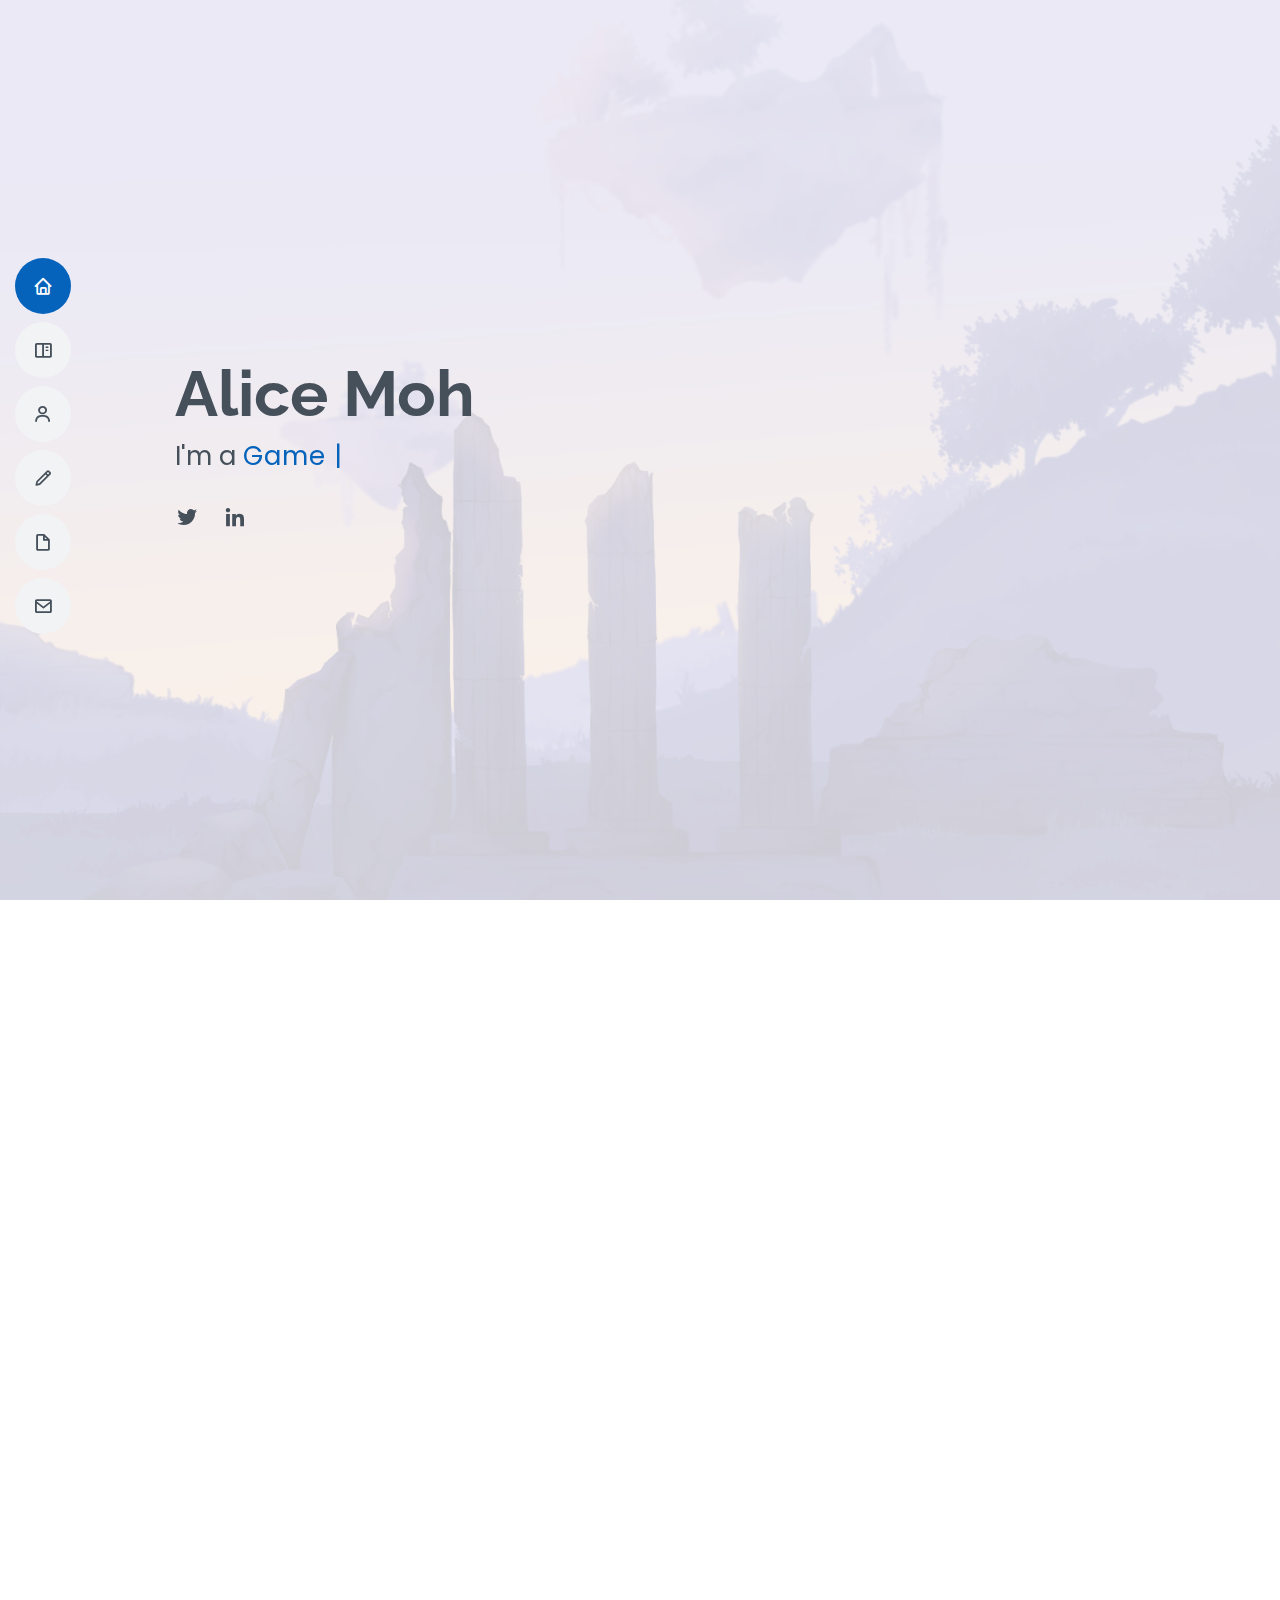
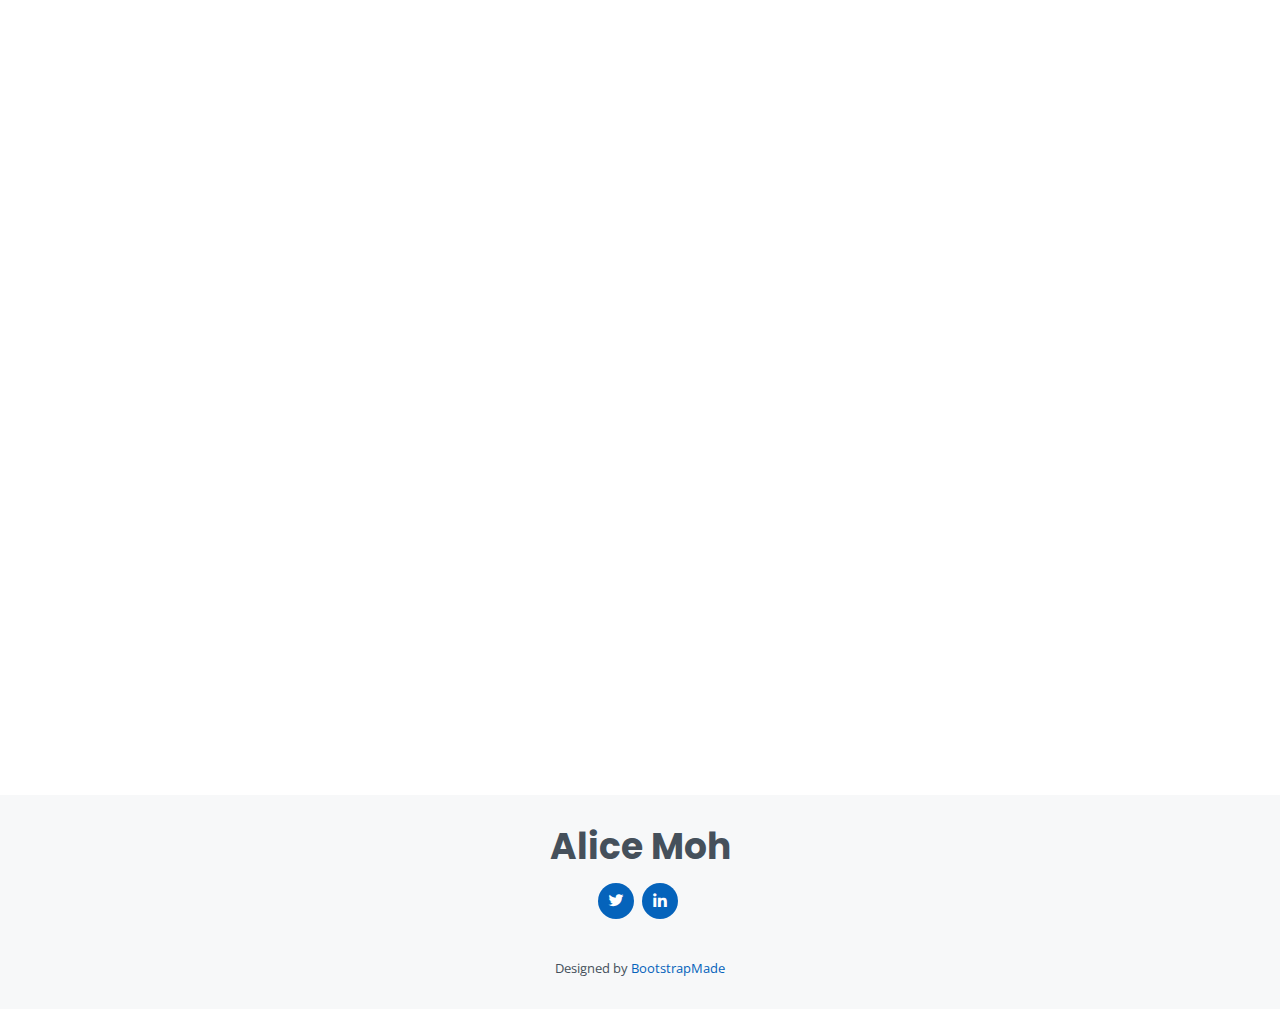
<file: index.html>
<!DOCTYPE html>
<html lang="en">

<head>
	<meta charset="utf-8">
	<meta content="width=device-width, initial-scale=1.0" name="viewport">

	<title>Alice Moh</title>
	<meta content="" name="descriptison">
	<meta content="" name="keywords">

	<!-- Favicons -->
	<link href="assets/img/favicon.png" rel="icon">
	<link href="assets/img/favicon.png" rel="apple-touch-icon">

	<!-- Google Fonts -->
	<link
		href="https://fonts.googleapis.com/css?family=Open+Sans:300,300i,400,400i,600,600i,700,700i|Raleway:300,300i,400,400i,500,500i,600,600i,700,700i|Poppins:300,300i,400,400i,500,500i,600,600i,700,700i"
		rel="stylesheet">

	<!-- Vendor CSS Files -->
	<link href="assets/vendor/bootstrap/css/bootstrap.min.css" rel="stylesheet">
	<link href="assets/vendor/icofont/icofont.min.css" rel="stylesheet">
	<link href="assets/vendor/boxicons/css/boxicons.min.css" rel="stylesheet">
	<link href="assets/vendor/venobox/venobox.css" rel="stylesheet">
	<link href="assets/vendor/owl.carousel/assets/owl.carousel.min.css" rel="stylesheet">
	<link href="assets/vendor/aos/aos.css" rel="stylesheet">

	<!-- Template Main CSS File -->
	<link href="assets/css/style.css" rel="stylesheet">

	<!-- =======================================================
	* Template Name: MyResume - v2.1.0
	* Template URL: https://bootstrapmade.com/free-html-bootstrap-template-my-resume/
	* Author: BootstrapMade.com
	* License: https://bootstrapmade.com/license/
	======================================================== -->
</head>

<body>

	<!-- ======= Mobile nav toggle button ======= -->
	<button type="button" class="mobile-nav-toggle d-xl-none"><i class="icofont-navigation-menu"></i></button>

	<!-- ======= Header ======= -->
	<header id="header" class="d-flex flex-column justify-content-center">

		<nav class="nav-menu">
			<ul>
				<li class="active"><a href="#hero"><i class="bx bx-home"></i> <span>Home</span></a></li>
				<li><a href="#portfolio"><i class="bx bx-book-content"></i> <span>Portfolio</span></a></li>
				<li><a href="#about"><i class="bx bx-user"></i> <span>About</span></a></li>
				<li><a href="#skills"><i class="bx bx-pencil"></i> <span>Skills</span></a></li>
				<li><a href="#resume"><i class="bx bx-file-blank"></i> <span>Resume</span></a></li>
				<li><a href="#contact"><i class="bx bx-envelope"></i> <span>Contact</span></a></li>
			</ul>
		</nav><!-- .nav-menu -->

	</header><!-- End Header -->

	<!-- ======= Hero Section ======= -->
	<section id="hero" class="d-flex flex-column justify-content-center">
		<div class="container" data-aos="zoom-in" data-aos-delay="100">
			<h1>Alice Moh</h1>
			<p>I'm a <span class="typed" data-typed-items="Game Dev, Programmer, Squid Enthusiast"></span></p>
			<div class="social-links">
				<a href="https://twitter.com/cinnasquid" class="twitter"><i class="bx bxl-twitter"></i></a>
				<a href="https://www.linkedin.com/in/alice-moh-1b4799163/" class="linkedin"><i
						class="bx bxl-linkedin"></i></a>
			</div>
		</div>
	</section><!-- End Hero -->

	<main id="main">

		<!-- ======= Portfolio Section ======= -->
		<section id="portfolio" class="portfolio section-bg">
			<div class="container" data-aos="fade-up">

				<div class="section-title">
					<h2>Portfolio</h2>
					<p>Some of the projects I've worked on over the years</p>
				</div>

				<div class="row">
					<div class="col-lg-12 d-flex justify-content-center" data-aos="fade-up" data-aos-delay="100">
						<ul id="portfolio-flters">
							<li data-filter="*" class="filter-active">All</li>
							<li data-filter=".filter-unity">Unity</li>
							<li data-filter=".filter-unreal">UE4</li>
							<li data-filter=".filter-other">Other</li>
						</ul>
					</div>
				</div>

				<div class="row portfolio-container" data-aos="fade-up" data-aos-delay="200">

					<div class="col-lg-4 col-md-6 portfolio-item filter-unity">
						<div class="portfolio-wrap">
							<img src="assets/img/portfolio/peridotCover.jpg" class="img-fluid" alt="">
							<div class="portfolio-info">
								<h4>Peridot</h4>
								<p>2021 - Present</p>
								<div class="portfolio-links">
									<a href="https://apps.apple.com/sg/app/peridot/id1613403407"><i
											class="bx bxl-apple"></i></a>
									<a
										href="https://play.google.com/store/apps/details?id=com.nianticlabs.peridot&hl=en_US&gl=MY"><i
											class="bx bxl-android"></i></a>
									<a href="peridotDetails.html"><i class="bx bx-link"></i></a>
								</div>
							</div>
						</div>
					</div>

					<div class="col-lg-4 col-md-6 portfolio-item filter-unity">
						<div class="portfolio-wrap">
							<img src="assets/img/portfolio/PTHCover.png" class="img-fluid" alt="">
							<div class="portfolio-info">
								<h4>Path to Harmony</h4>
								<p>Fall 2018</p>
								<div class="portfolio-links">
									<a href="https://cinnamon18.itch.io/path-to-harmony"><i class="bx bx-play"></i></a>
									<a href="pathToHarmonyDetails.html"><i class="bx bx-link"></i></a>
								</div>
							</div>
						</div>
					</div>

					<div class="col-lg-4 col-md-6 portfolio-item filter-unity">
						<div class="portfolio-wrap">
							<img src="assets/img/portfolio/melodyStarCover.png" class="img-fluid" alt="">
							<div class="portfolio-info">
								<h4>Melody Star!</h4>
								<p>Fall 2019</p>
								<div class="portfolio-links">
									<a href="http://vgdev.gtorg.gatech.edu/game/melody-star/"><i
											class="bx bx-play"></i></a>
									<a href="melodyStarDetails.html"><i class="bx bx-link"></i></a>
								</div>
							</div>
						</div>
					</div>

					<div class="col-lg-4 col-md-6 portfolio-item filter-unity">
						<div class="portfolio-wrap">
							<img src="assets/img/portfolio/tobiCover.png" class="img-fluid" alt="">
							<div class="portfolio-info">
								<h4>Trouble on Beryl Isle</h4>
								<p>Spring 2018</p>
								<div class="portfolio-links">
									<a href="http://vgdev.gtorg.gatech.edu/game/trouble-on-beryl-isle/"><i
											class="bx bx-play"></i></a>
									<a href="tobiDetails.html"><i class="bx bx-link"></i></a>
								</div>
							</div>
						</div>
					</div>

					<div class="col-lg-4 col-md-6 portfolio-item filter-unreal">
						<div class="portfolio-wrap">
							<img src="assets/img/portfolio/miSoMadnessCover.png" class="img-fluid" alt="">
							<div class="portfolio-info">
								<h4>Mi So Madness</h4>
								<p>Fall 2020</p>
								<div class="portfolio-links">
									<a href="http://vgdev.gtorg.gatech.edu/game/mi-so-madness/"><i
											class="bx bx-play"></i></a>
									<a href="miSoMadnessDetails.html"><i class="bx bx-link"></i></a>
								</div>
							</div>
						</div>
					</div>

					<div class="col-lg-4 col-md-6 portfolio-item filter-unity">
						<div class="portfolio-wrap">
							<img src="assets/img/portfolio/penguPerilCover.png" class="img-fluid" alt="">
							<div class="portfolio-info">
								<h4>Pengu Peril</h4>
								<p>April 2022</p>
								<div class="portfolio-links">
									<a href="https://cinnamon18.itch.io/pengu-peril"><i class="bx bx-play"></i></a>
									<a href="penguPerilDetails.html"><i class="bx bx-link"></i></a>
								</div>
							</div>
						</div>
					</div>

					<div class="col-lg-4 col-md-6 portfolio-item filter-unity">
						<div class="portfolio-wrap">
							<img src="assets/img/portfolio/lunaciaCover.png" class="img-fluid" alt="">
							<div class="portfolio-info">
								<h4>Lunacia</h4>
								<p>Fall 2020</p>
								<div class="portfolio-links">
									<a href="http://vgdev.gtorg.gatech.edu/game/lunacia/"><i class="bx bx-play"></i></a>
									<a href="lunaciaDetails.html"><i class="bx bx-link"></i></a>
								</div>
							</div>
						</div>
					</div>


					<div class="col-lg-4 col-md-6 portfolio-item filter-unity">
						<div class="portfolio-wrap">
							<img src="assets/img/portfolio/systemExitCover.png" class="img-fluid" alt="">
							<div class="portfolio-info">
								<h4>System.Exit</h4>
								<p>Fall 2017</p>
								<div class="portfolio-links">
									<a href="https://gamejolt.com/games/systemexit/294165"><i
											class="bx bx-play"></i></a>
									<a href="systemExitDetails.html"><i class="bx bx-link"></i></a>
								</div>
							</div>
						</div>
					</div>

					<div class="col-lg-4 col-md-6 portfolio-item filter-unity">
						<div class="portfolio-wrap">
							<img src="assets/img/portfolio/rvvrCover.png" class="img-fluid" alt="">
							<div class="portfolio-info">
								<h4>RV VR</h4>
								<p>Winter 2019</p>
								<div class="portfolio-links">
									<a href="https://sarahcatseye.itch.io/rv-vr"><i class="bx bx-play"></i></a>
									<a href="rvvrDetails.html"><i class="bx bx-link"></i></a>
								</div>
							</div>
						</div>
					</div>

					<div class="col-lg-4 col-md-6 portfolio-item filter-unity">
						<div class="portfolio-wrap">
							<img src="assets/img/portfolio/henglidingCover.png" class="img-fluid" alt="">
							<div class="portfolio-info">
								<h4>Hengliding</h4>
								<p>Spring 2019</p>
								<div class="portfolio-links">
									<a href="http://vgdev.gtorg.gatech.edu/game/hengliding/"><i
											class="bx bx-play"></i></a>
									<a href="henglidingDetails.html"><i class="bx bx-link"></i></a>
								</div>
							</div>
						</div>
					</div>

					<div class="col-lg-4 col-md-6 portfolio-item filter-unity">
						<div class="portfolio-wrap">
							<img src="assets/img/portfolio/cleanMyDeskCover.png" class="img-fluid" alt="">
							<div class="portfolio-info">
								<h4>Clean My Desk</h4>
								<p>Spring 2018</p>
								<div class="portfolio-links">
									<a href="http://vgdev.gtorg.gatech.edu/game/clean-my-desk/"><i
											class="bx bx-play"></i></a>
									<a href="cleanMyDeskDetails.html"><i class="bx bx-link"></i></a>
								</div>
							</div>
						</div>
					</div>

					<div class="col-lg-4 col-md-6 portfolio-item filter-other">
						<div class="portfolio-wrap">
							<img src="assets/img/portfolio/dreamworldCover.png" class="img-fluid" alt="">
							<div class="portfolio-info">
								<h4>Dreamworld</h4>
								<p>Spring 2017</p>
								<div class="portfolio-links">
									<a href="dreamworldDetails.html"><i class="bx bx-link"></i></a>
								</div>
							</div>
						</div>
					</div>
				</div>

			</div>
		</section><!-- End Portfolio Section -->

		<!-- ======= About Section ======= -->
		<section id="about" class="about">
			<div class="container" data-aos="fade-up">

				<div class="section-title">
					<h2>Who am I?</h2>
					<p>I'm Alice, a game and engine developer currently at <a href="https://unity.com/">Unity</a>.
						I also make indie games in my free time!
						I've been making and playing games since elementary school, although over the years I've gotten
						quite a
						bit better at both. I love that games let me combine my technical and creative skills!</p>
					</br>
				</div>

				<div class="row">
					<div class="col-lg-4">
						<img src="assets/img/aliceAvatar.png" class="img-fluid" alt="">
					</div>
					<div class="col-lg-8 pt-4 pt-lg-0 content">
						<h3>I'm a Game Developer</h3>
						<!-- <p class="font-italic">
					Lorem ipsum dolor sit amet, consectetur adipiscing elit, sed do eiusmod tempor incididunt ut
					labore et dolore
					magna aliqua.
				</p> -->
						<div class="row">
							<div class="col-lg-12">
								<ul>
									<li><i class="icofont-rounded-right"></i> <strong>Presently: </strong>Unity Technologies</li>
									<li><i class="icofont-rounded-right"></i> <strong>School: </strong>Georgia Tech - BS
										in Computer Science
									</li>
									<li><i class="icofont-rounded-right"></i> <strong>Concentrations: </strong>Graphics
										Programming and Artificial Intelligence</li>
								</ul>
							</div>
						</div>
						<p>
							My goal with every game is to make players smile, be it through a charming experience,
							compelling narrative, or ridiculous antics.
							That being said, I don't mind if my players cry along the way, as long as they leave thinking about the happy moments too 😊
						</p>
						</br>
						</br>
						</br>
						<p>
							<i class="icofont-rounded-left"></i> Alice, artist's rendition
						</p>
					</div>
				</div>

			</div>
		</section><!-- End About Section -->

		<!-- ======= Skills Section ======= -->
		<section id="skills" class="skills section-bg">
			<div class="container" data-aos="fade-up">

				<div class="section-title">
					<h2>Proficiencies</h2>
					<p>I'm a computer scientist by trade, so it's only natural I'd gravitate towards programming related
						roles in game development. However, I've been able to learn a variety of skills by
						leading projects, creating games solo, and working in smaller teams.</p>
				</div>

				<div class="row skills-content">

					<div class="col-lg-6">

						<div class="progress">
							<span class="skill">Unity <i class="val">Proficent (I Develop It)</i></span>
							<div class="progress-bar-wrap">
								<div class="progress-bar" role="progressbar" aria-valuenow="100" aria-valuemin="0"
									aria-valuemax="100"></div>
							</div>
						</div>

						<div class="progress">
							<span class="skill">C# <i class="val">Proficent</i></span>
							<div class="progress-bar-wrap">
								<div class="progress-bar" role="progressbar" aria-valuenow="100" aria-valuemin="0"
									aria-valuemax="100"></div>
							</div>
						</div>

						<div class="progress">
							<span class="skill">C++ <i class="val">Competent</i></span>
							<div class="progress-bar-wrap">
								<div class="progress-bar" role="progressbar" aria-valuenow="75" aria-valuemin="0"
									aria-valuemax="100"></div>
							</div>
						</div>

						<div class="progress">
							<span class="skill">Blender <i class="val">Competent</i></span>
							<div class="progress-bar-wrap">
								<div class="progress-bar" role="progressbar" aria-valuenow="75" aria-valuemin="0"
									aria-valuemax="100"></div>
							</div>
						</div>

					</div>

					<div class="col-lg-6">

						<div class="progress">
							<span class="skill">Python <i class="val">Proficent</i></span>
							<div class="progress-bar-wrap">
								<div class="progress-bar" role="progressbar" aria-valuenow="100" aria-valuemin="0"
									aria-valuemax="100"></div>
							</div>
						</div>


						<div class="progress">
							<span class="skill">Java <i class="val">Proficent</i></span>
							<div class="progress-bar-wrap">
								<div class="progress-bar" role="progressbar" aria-valuenow="100" aria-valuemin="0"
									aria-valuemax="100"></div>
							</div>
						</div>

						<div class="progress">
							<span class="skill">UE4 <i class="val">Familiar</i></span>
							<div class="progress-bar-wrap">
								<div class="progress-bar" role="progressbar" aria-valuenow="50" aria-valuemin="0"
									aria-valuemax="100"></div>
							</div>
						</div>


						<div class="progress">
							<span class="skill">Substance Painter <i class="val">Familiar</i></span>
							<div class="progress-bar-wrap">
								<div class="progress-bar" role="progressbar" aria-valuenow="50" aria-valuemin="0"
									aria-valuemax="100"></div>
							</div>
						</div>

					</div>

				</div>

			</div>
		</section><!-- End Skills Section -->

		<!-- ======= Resume Section ======= -->
		<section id="resume" class="resume">
			<div class="container" data-aos="fade-up">

				<div class="section-title">
					<h2>Resume</h2>
					<p>Download my full resume <a href="https://cinnamon18.github.io/MohAliceResume.pdf">here</a>
					</p>
				</div>

				<div class="row">
					<div class="col-lg-6">
						<h3 class="resume-title">Sumary</h3>
						<div class="resume-item pb-0">
							<h4>Alice Moh</h4>
							<p></p>
							<ul>
								<li>+1 (404) 908-9930</li>
								<li>alice.ava.moh@gmail.com</li>
							</ul>
						</div>

						<h3 class="resume-title">Education</h3>
						<div class="resume-item">
							<h4>Georgia Institute of Technology</h4>
							<h5>2017 - 2020</h5>
							<p><em>Atlanta, GA</em></p>
							<ul>
								<li>Bachelor of Science in Computer Science, GPA 3.5</li>
								<li>Concentrations in Graphics Programming and Artificial Intelligence</li>
							</ul>
						</div>

						<h3 class="resume-title">Leadership</h3>
						<div class="resume-item">
							<h4>VGDev (Video Game Development Club)</h4>
							<h5>2017 - 2020</h5>
							<p><em>Atlanta, GA</em></p>
							<ul>
								<li>Served as president of the game development club. Responsible for organization, recruitment, and education.</li>
								<li>Grew the club despite pandemic restrictions and initiated organizational reforms which enabled the club’s greater industry success than Georgia Tech’s official game design program.</li>
							</ul>
						</div>
					</div>
					<div class="col-lg-6">
						<h3 class="resume-title">Professional Experience</h3>
						<div class="resume-item">
							<h4>Engine Developer</h4>
							<h5>February 2024 - Present</h5>
							<p><em>Unity — San Francisco, CA </em></p>
							<ul>
								<li>Expanding the capabilities of AR Foundation, Unity’s AR toolkit, with user requested and partner contracted features like debug visualizers, real-world light estimation, and occlusion.</li>
								<li>Designing a C# AR API available to 100k+ developers which enables more realistic shaders.</li>
								<li>Coordinating with engineers across multiple hardware sub-teams to produce a consistent user experience.</li>
								<li>Implementing the Unity engine API in c++ on a major industry partner’s unannounced AR/VR headset.</li>
							</ul>
						</div>
						<div class="resume-item">
							<h4>Founder</h4>
							<h5>July 2023 - Present</h5>
							<p><em>Prismatic Squid (Game Studio) — San Francisco, CA </em></p>
							<ul>
								<li>Founded an independent game studio, creating a mobile RTS targeting an underserved market niche.</li>
								<li>Identified and directed contract artists and musician to create game assets.</li>
							</ul>
						</div>
						<div class="resume-item">
							<h4>Game Developer</h4>
							<h5>March 2021 - July 2023</h5>
							<p><em>Niantic — San Francisco, CA </em></p>
							<ul>
								<li>Shipped Peridot, a cutting-edge AR mobile pet-sim game with millions of installs in a small team. Focused on client development in Unity.</li>
								<li>Implemented retention-critical features like social systems, questing, notifications, streaks, telemetry.</li>
								<li>Collaborated with internal and external partners to efficiently integrate a variety of services.</li>
								<li>Built native features where engine capabilities did not meet user needs.</li>
								<li>Constructed internal tooling used daily by animation, audio, and tech art teams to allow rapid iteration.</li>
							</ul>
						</div>
						<div class="resume-item">
							<h4>Researcher</h4>
							<h5>May 2020 - August 2020</h5>
							<p><em>Georgia Tech Research Institute — Atlanta, GA</em></p>
							<ul>
								<li>Developed an extensible Unity and Python flight simulator to answer ML piloting research questions.</li>
								<li>Architected a custom networking protocol utilizing TCP to optimize ML training.</li>
								<li>Researched applications of technologies designed to confer new capabilities upon legacy systems without modifications to existing software or hardware.</li>
								<li>Collaborated with RF engineers to analyze antenna interference in Command and Control vehicles.</li>
							</ul>
						</div>
					</div>
				</div>

			</div>
		</section><!-- End Resume Section -->


		<!-- ======= Contact Section ======= -->
		<section id="contact" class="contact">
			<div class="container" data-aos="fade-up">

				<div class="section-title">
					<h2>Contact</h2>
				</div>

				<div class="row mt-1">
					<div class="col-lg-4"> </div>
					<div class="col-lg-4">
						<div class="info">
							<div class="email">
								<i class="icofont-envelope"></i>
								<h4>Email:</h4>
								<p>alice.ava.moh@gmail.com</p>
							</div>
							<div class="phone">
								<i class="icofont-phone"></i>
								<h4>Phone:</h4>
								<p>+1 (404) 908 9930</p>
							</div>
						</div>
					</div>
					<div class="col-lg-4"> </div>
				</div>

			</div>
		</section><!-- End Contact Section -->

	</main><!-- End #main -->

	<!-- ======= Footer ======= -->
	<footer id="footer">
		<div class="container">
			<h3>Alice Moh</h3>
			<!-- <p>Et aut eum quis fuga eos sunt ipsa nihil. Labore corporis magni eligendi fuga maxime saepe commodi
				placeat.</p> -->
			<div class="social-links">
				<a href="https://twitter.com/cinnasquid" class="twitter"><i class="bx bxl-twitter"></i></a>
				<a href="https://www.linkedin.com/in/alice-moh-1b4799163/" class="linkedin"><i
						class="bx bxl-linkedin"></i></a>
			</div>
			<div class="credits">
				<!-- All the links in the footer should remain intact. -->
				<!-- You can delete the links only if you purchased the pro version. -->
				<!-- Licensing information: [license-url] -->
				<!-- Purchase the pro version with working PHP/AJAX contact form: https://bootstrapmade.com/free-html-bootstrap-template-my-resume/ -->
				Designed by <a href="https://bootstrapmade.com/">BootstrapMade</a>
			</div>
		</div>
	</footer><!-- End Footer -->

	<a href="#" class="back-to-top"><i class="bx bx-up-arrow-alt"></i></a>
	<div id="preloader"></div>

	<!-- Vendor JS Files -->
	<script src="assets/vendor/jquery/jquery.min.js"></script>
	<script src="assets/vendor/bootstrap/js/bootstrap.bundle.min.js"></script>
	<script src="assets/vendor/jquery.easing/jquery.easing.min.js"></script>
	<script src="assets/vendor/php-email-form/validate.js"></script>
	<script src="assets/vendor/waypoints/jquery.waypoints.min.js"></script>
	<script src="assets/vendor/counterup/counterup.min.js"></script>
	<script src="assets/vendor/isotope-layout/isotope.pkgd.min.js"></script>
	<script src="assets/vendor/venobox/venobox.min.js"></script>
	<script src="assets/vendor/owl.carousel/owl.carousel.min.js"></script>
	<script src="assets/vendor/typed.js/typed.min.js"></script>
	<script src="assets/vendor/aos/aos.js"></script>

	<!-- Template Main JS File -->
	<script src="assets/js/main.js"></script>

</body>

</html>
</file>
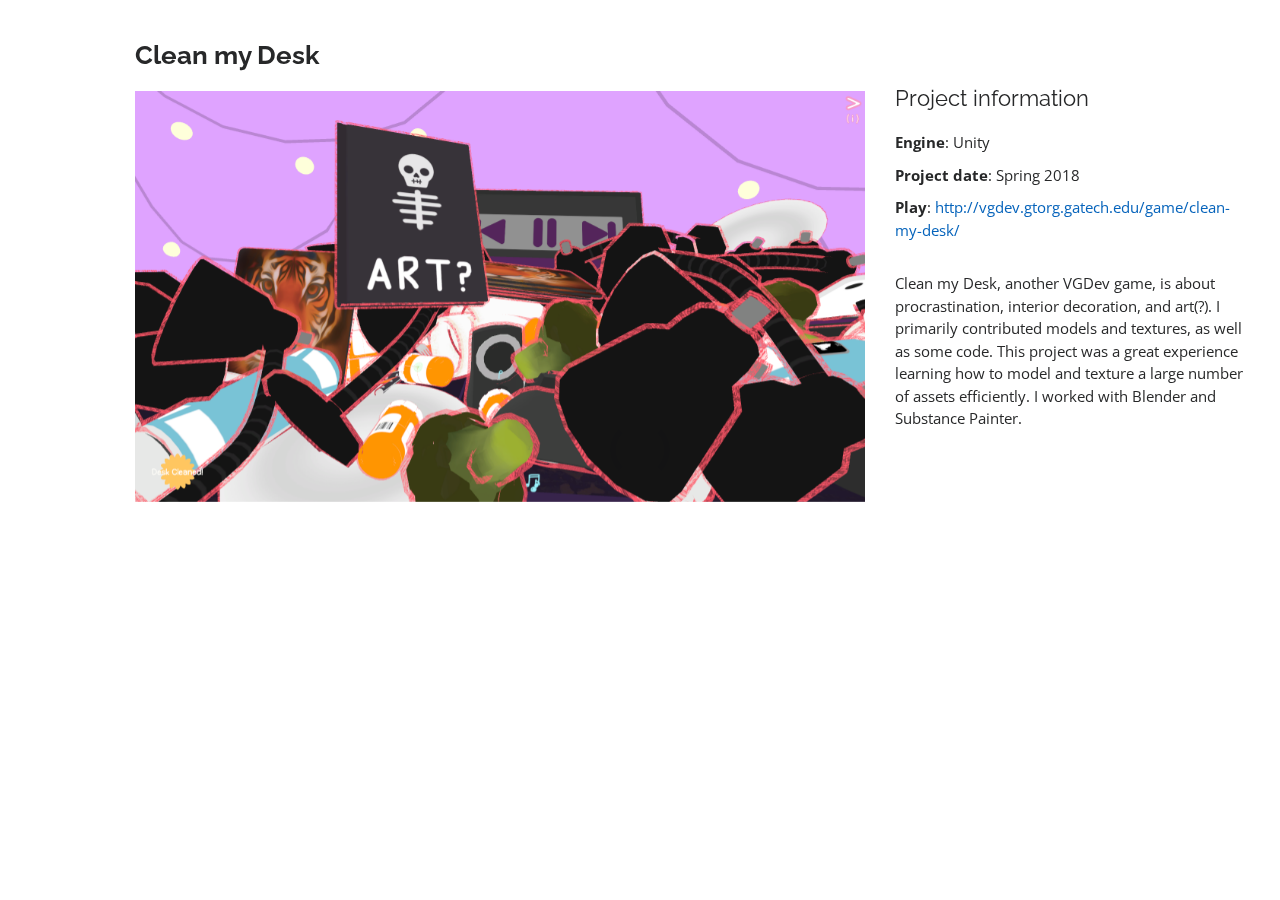
<file: cleanMyDeskDetails.html>
<!DOCTYPE html>
<html lang="en">

<head>
	<meta charset="utf-8">
	<meta content="width=device-width, initial-scale=1.0" name="viewport">

	<title>Clean my Desk</title>
	<meta content="" name="descriptison">
	<meta content="" name="keywords">

	<!-- Favicons -->
	<link href="assets/img/aliceAvatar.png" rel="icon">
	<link href="assets/img/apple-touch-icon.png" rel="apple-touch-icon">

	<!-- Google Fonts -->
	<link
		href="https://fonts.googleapis.com/css?family=Open+Sans:300,300i,400,400i,600,600i,700,700i|Raleway:300,300i,400,400i,500,500i,600,600i,700,700i|Poppins:300,300i,400,400i,500,500i,600,600i,700,700i"
		rel="stylesheet">

	<!-- Vendor CSS Files -->
	<link href="assets/vendor/bootstrap/css/bootstrap.min.css" rel="stylesheet">
	<link href="assets/vendor/icofont/icofont.min.css" rel="stylesheet">
	<link href="assets/vendor/boxicons/css/boxicons.min.css" rel="stylesheet">
	<link href="assets/vendor/venobox/venobox.css" rel="stylesheet">
	<link href="assets/vendor/owl.carousel/assets/owl.carousel.min.css" rel="stylesheet">
	<link href="assets/vendor/aos/aos.css" rel="stylesheet">

	<!-- Template Main CSS File -->
	<link href="assets/css/style.css" rel="stylesheet">

	<!-- =======================================================
  * Template Name: MyResume - v2.1.0
  * Template URL: https://bootstrapmade.com/free-html-bootstrap-template-my-resume/
  * Author: BootstrapMade.com
  * License: https://bootstrapmade.com/license/
  ======================================================== -->
</head>

<body>

	<main id="main">

		<!-- ======= Portfolio Details ======= -->
		<section id="portfolio-details" class="portfolio-details">
			<div class="container" data-aos="fade-up">

				<div class="row">

					<div class="col-lg-8">
						<h2 class="portfolio-title">Clean my Desk</h2>
						<div class="owl-carousel portfolio-details-carousel">
							<img src="assets/img/portfolio/cleanMyDeskCover.png" class="img-fluid" alt="">
						</div>
					</div>

					<div class="col-lg-4 portfolio-info">
						<h3>Project information</h3>
						<ul>
							<li><strong>Engine</strong>: Unity</li>
							<li><strong>Project date</strong>: Spring 2018</li>
							<li><strong>Play</strong>: <a
									href="http://vgdev.gtorg.gatech.edu/game/clean-my-desk/">http://vgdev.gtorg.gatech.edu/game/clean-my-desk/</a>
							</li>
						</ul>

						<p>
							Clean my Desk, another VGDev game, is about procrastination, interior decoration, and
							art(?). I primarily contributed models and textures, as well as some code. This project was
							a great experience learning how to model and texture a large number of assets efficiently. I
							worked with Blender and Substance Painter.
						</p>
					</div>

				</div>

			</div>
		</section><!-- End Portfolio Details -->

	</main><!-- End #main -->

	<a href="#" class="back-to-top"><i class="bx bx-up-arrow-alt"></i></a>
	<div id="preloader"></div>

	<!-- Vendor JS Files -->
	<script src="assets/vendor/jquery/jquery.min.js"></script>
	<script src="assets/vendor/bootstrap/js/bootstrap.bundle.min.js"></script>
	<script src="assets/vendor/jquery.easing/jquery.easing.min.js"></script>
	<script src="assets/vendor/php-email-form/validate.js"></script>
	<script src="assets/vendor/waypoints/jquery.waypoints.min.js"></script>
	<script src="assets/vendor/counterup/counterup.min.js"></script>
	<script src="assets/vendor/isotope-layout/isotope.pkgd.min.js"></script>
	<script src="assets/vendor/venobox/venobox.min.js"></script>
	<script src="assets/vendor/owl.carousel/owl.carousel.min.js"></script>
	<script src="assets/vendor/typed.js/typed.min.js"></script>
	<script src="assets/vendor/aos/aos.js"></script>

	<!-- Template Main JS File -->
	<script src="assets/js/main.js"></script>

</body>

</html>
</file>
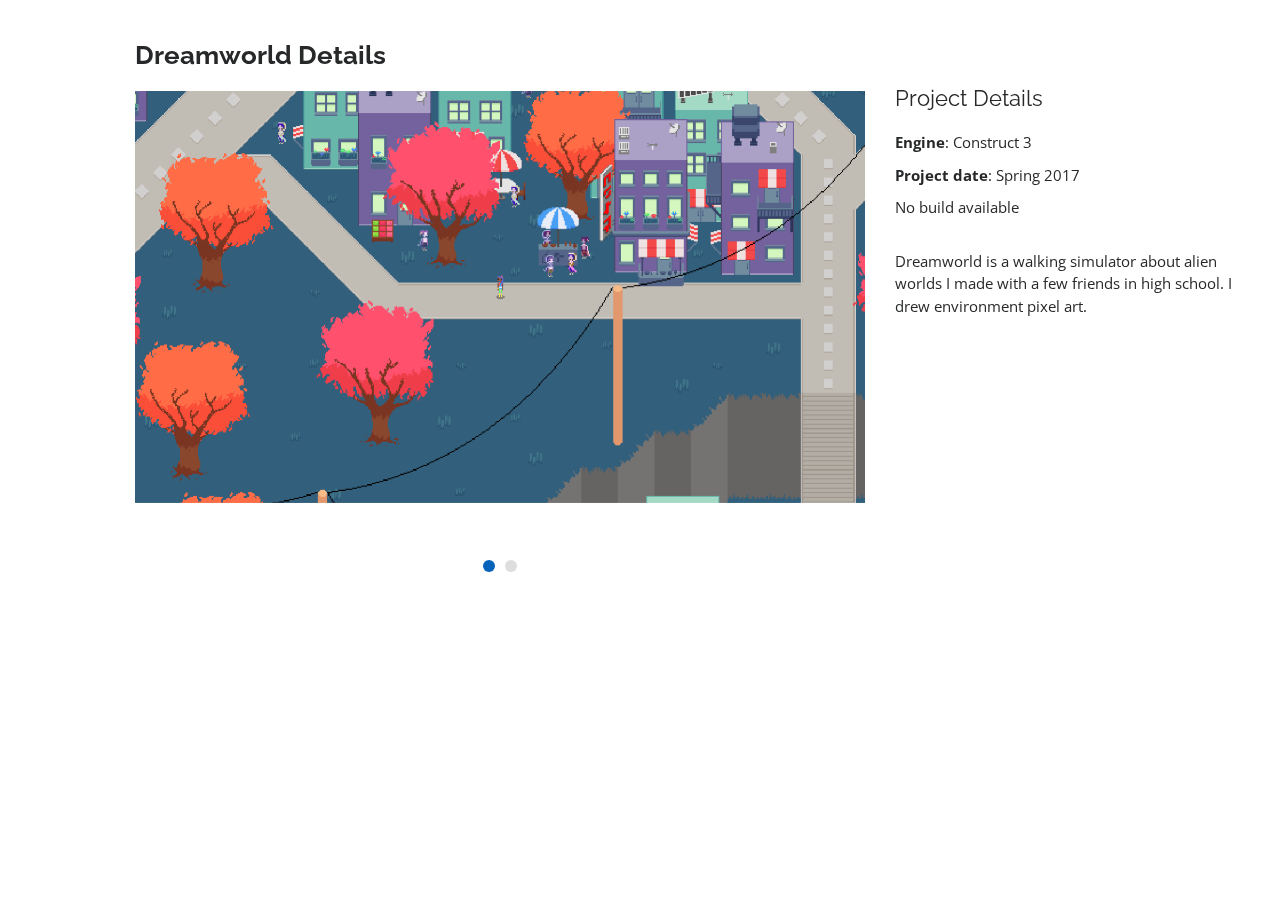
<file: dreamworldDetails.html>
<!DOCTYPE html>
<html lang="en">

<head>
	<meta charset="utf-8">
	<meta content="width=device-width, initial-scale=1.0" name="viewport">

	<title>Dreamworld Details</title>
	<meta content="" name="descriptison">
	<meta content="" name="keywords">

	<!-- Favicons -->
	<link href="assets/img/aliceAvatar.png" rel="icon">
	<link href="assets/img/apple-touch-icon.png" rel="apple-touch-icon">

	<!-- Google Fonts -->
	<link
		href="https://fonts.googleapis.com/css?family=Open+Sans:300,300i,400,400i,600,600i,700,700i|Raleway:300,300i,400,400i,500,500i,600,600i,700,700i|Poppins:300,300i,400,400i,500,500i,600,600i,700,700i"
		rel="stylesheet">

	<!-- Vendor CSS Files -->
	<link href="assets/vendor/bootstrap/css/bootstrap.min.css" rel="stylesheet">
	<link href="assets/vendor/icofont/icofont.min.css" rel="stylesheet">
	<link href="assets/vendor/boxicons/css/boxicons.min.css" rel="stylesheet">
	<link href="assets/vendor/venobox/venobox.css" rel="stylesheet">
	<link href="assets/vendor/owl.carousel/assets/owl.carousel.min.css" rel="stylesheet">
	<link href="assets/vendor/aos/aos.css" rel="stylesheet">

	<!-- Template Main CSS File -->
	<link href="assets/css/style.css" rel="stylesheet">

	<!-- =======================================================
  * Template Name: MyResume - v2.1.0
  * Template URL: https://bootstrapmade.com/free-html-bootstrap-template-my-resume/
  * Author: BootstrapMade.com
  * License: https://bootstrapmade.com/license/
  ======================================================== -->
</head>

<body>

	<main id="main">

		<!-- ======= Portfolio Details ======= -->
		<section id="portfolio-details" class="portfolio-details">
			<div class="container" data-aos="fade-up">

				<div class="row">

					<div class="col-lg-8">
						<h2 class="portfolio-title">Dreamworld Details</h2>
						<div class="owl-carousel portfolio-details-carousel">
							<img src="assets/img/portfolio/dreamworldCover.png" class="img-fluid" alt="">
							<img src="assets/img/portfolio/dreamworld1.PNG" class="img-fluid" alt="">
						</div>
					</div>

					<div class="col-lg-4 portfolio-info">
						<h3>Project Details</h3>
						<ul>
							<li><strong>Engine</strong>: Construct 3</li>
							<li><strong>Project date</strong>: Spring 2017</li>
							<li>No build available</li>
						</ul>

						<p>
							Dreamworld is a walking simulator about alien worlds I made with a few friends in high
							school. I drew environment pixel art. 
						</p>
					</div>

				</div>

			</div>
		</section><!-- End Portfolio Details -->

	</main><!-- End #main -->

	<a href="#" class="back-to-top"><i class="bx bx-up-arrow-alt"></i></a>
	<div id="preloader"></div>

	<!-- Vendor JS Files -->
	<script src="assets/vendor/jquery/jquery.min.js"></script>
	<script src="assets/vendor/bootstrap/js/bootstrap.bundle.min.js"></script>
	<script src="assets/vendor/jquery.easing/jquery.easing.min.js"></script>
	<script src="assets/vendor/php-email-form/validate.js"></script>
	<script src="assets/vendor/waypoints/jquery.waypoints.min.js"></script>
	<script src="assets/vendor/counterup/counterup.min.js"></script>
	<script src="assets/vendor/isotope-layout/isotope.pkgd.min.js"></script>
	<script src="assets/vendor/venobox/venobox.min.js"></script>
	<script src="assets/vendor/owl.carousel/owl.carousel.min.js"></script>
	<script src="assets/vendor/typed.js/typed.min.js"></script>
	<script src="assets/vendor/aos/aos.js"></script>

	<!-- Template Main JS File -->
	<script src="assets/js/main.js"></script>

</body>

</html>
</file>
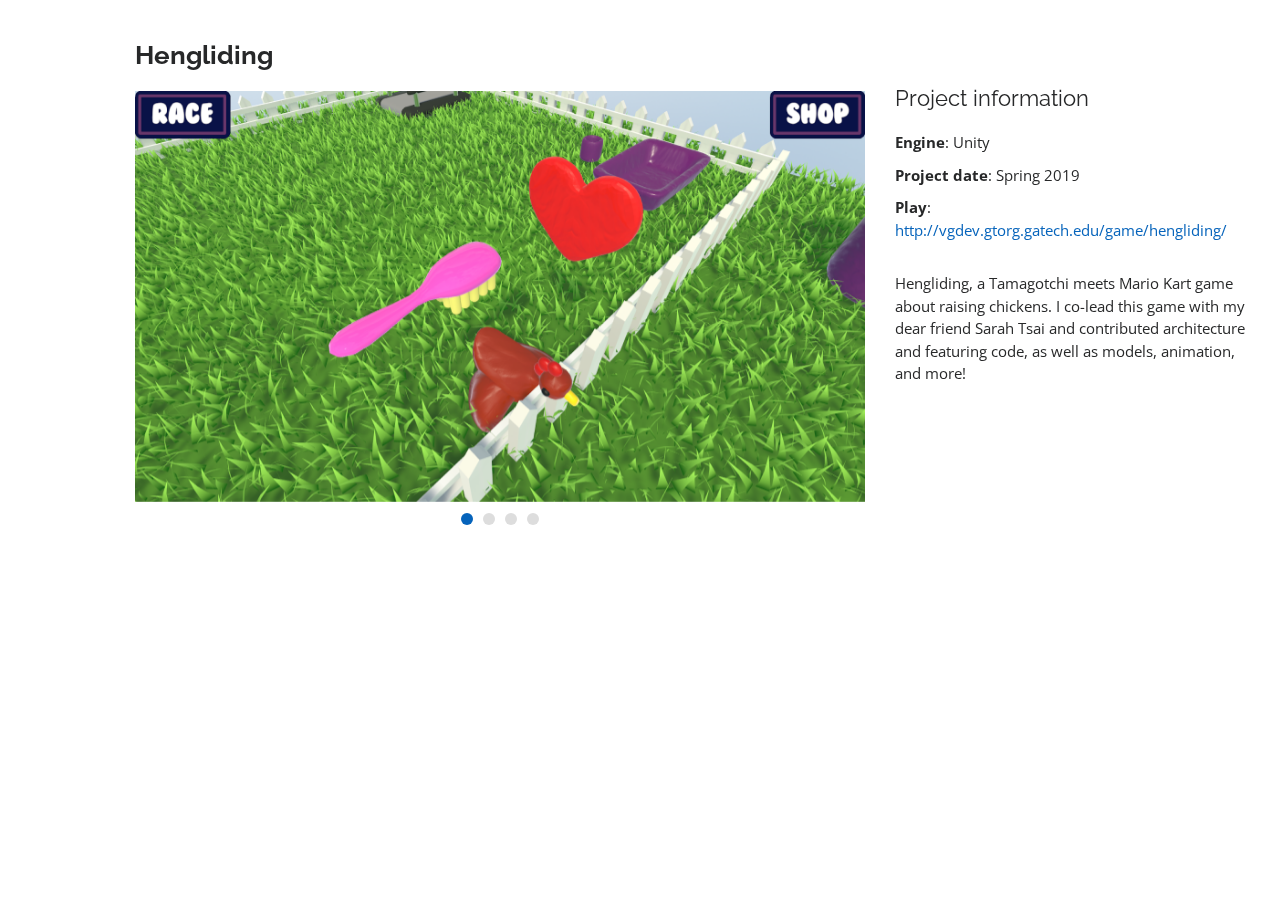
<file: henglidingDetails.html>
<!DOCTYPE html>
<html lang="en">

<head>
	<meta charset="utf-8">
	<meta content="width=device-width, initial-scale=1.0" name="viewport">

	<title>Hengliding</title>
	<meta content="" name="descriptison">
	<meta content="" name="keywords">

	<!-- Favicons -->
	<link href="assets/img/aliceAvatar.png" rel="icon">
	<link href="assets/img/apple-touch-icon.png" rel="apple-touch-icon">

	<!-- Google Fonts -->
	<link
		href="https://fonts.googleapis.com/css?family=Open+Sans:300,300i,400,400i,600,600i,700,700i|Raleway:300,300i,400,400i,500,500i,600,600i,700,700i|Poppins:300,300i,400,400i,500,500i,600,600i,700,700i"
		rel="stylesheet">

	<!-- Vendor CSS Files -->
	<link href="assets/vendor/bootstrap/css/bootstrap.min.css" rel="stylesheet">
	<link href="assets/vendor/icofont/icofont.min.css" rel="stylesheet">
	<link href="assets/vendor/boxicons/css/boxicons.min.css" rel="stylesheet">
	<link href="assets/vendor/venobox/venobox.css" rel="stylesheet">
	<link href="assets/vendor/owl.carousel/assets/owl.carousel.min.css" rel="stylesheet">
	<link href="assets/vendor/aos/aos.css" rel="stylesheet">

	<!-- Template Main CSS File -->
	<link href="assets/css/style.css" rel="stylesheet">

	<!-- =======================================================
  * Template Name: MyResume - v2.1.0
  * Template URL: https://bootstrapmade.com/free-html-bootstrap-template-my-resume/
  * Author: BootstrapMade.com
  * License: https://bootstrapmade.com/license/
  ======================================================== -->
</head>

<body>

	<main id="main">

		<!-- ======= Portfolio Details ======= -->
		<section id="portfolio-details" class="portfolio-details">
			<div class="container" data-aos="fade-up">

				<div class="row">

					<div class="col-lg-8">
						<h2 class="portfolio-title">Hengliding</h2>
						<div class="owl-carousel portfolio-details-carousel">
							<img src="assets/img/portfolio/henglidingCover.png" class="img-fluid" alt="">
							<img src="assets/img/portfolio/hengliding1.png" class="img-fluid" alt="">
							<img src="assets/img/portfolio/hengliding2.png" class="img-fluid" alt="">
							<img src="assets/img/portfolio/hengliding3.png" class="img-fluid" alt="">
						</div>
					</div>

					<div class="col-lg-4 portfolio-info">
						<h3>Project information</h3>
						<ul>
							<li><strong>Engine</strong>: Unity</li>
							<li><strong>Project date</strong>: Spring 2019</li>
							<li><strong>Play</strong>: <a
									href="http://vgdev.gtorg.gatech.edu/game/hengliding/">http://vgdev.gtorg.gatech.edu/game/hengliding/</a>
							</li>
						</ul>

						<p>
							Hengliding, a Tamagotchi meets Mario Kart game about raising chickens. I co-lead this game
							with my dear friend Sarah Tsai and contributed architecture and featuring code, as well as
							models, animation, and more!
						</p>
					</div>

				</div>

			</div>
		</section><!-- End Portfolio Details -->

	</main><!-- End #main -->

	<a href="#" class="back-to-top"><i class="bx bx-up-arrow-alt"></i></a>
	<div id="preloader"></div>

	<!-- Vendor JS Files -->
	<script src="assets/vendor/jquery/jquery.min.js"></script>
	<script src="assets/vendor/bootstrap/js/bootstrap.bundle.min.js"></script>
	<script src="assets/vendor/jquery.easing/jquery.easing.min.js"></script>
	<script src="assets/vendor/php-email-form/validate.js"></script>
	<script src="assets/vendor/waypoints/jquery.waypoints.min.js"></script>
	<script src="assets/vendor/counterup/counterup.min.js"></script>
	<script src="assets/vendor/isotope-layout/isotope.pkgd.min.js"></script>
	<script src="assets/vendor/venobox/venobox.min.js"></script>
	<script src="assets/vendor/owl.carousel/owl.carousel.min.js"></script>
	<script src="assets/vendor/typed.js/typed.min.js"></script>
	<script src="assets/vendor/aos/aos.js"></script>

	<!-- Template Main JS File -->
	<script src="assets/js/main.js"></script>

</body>

</html>
</file>
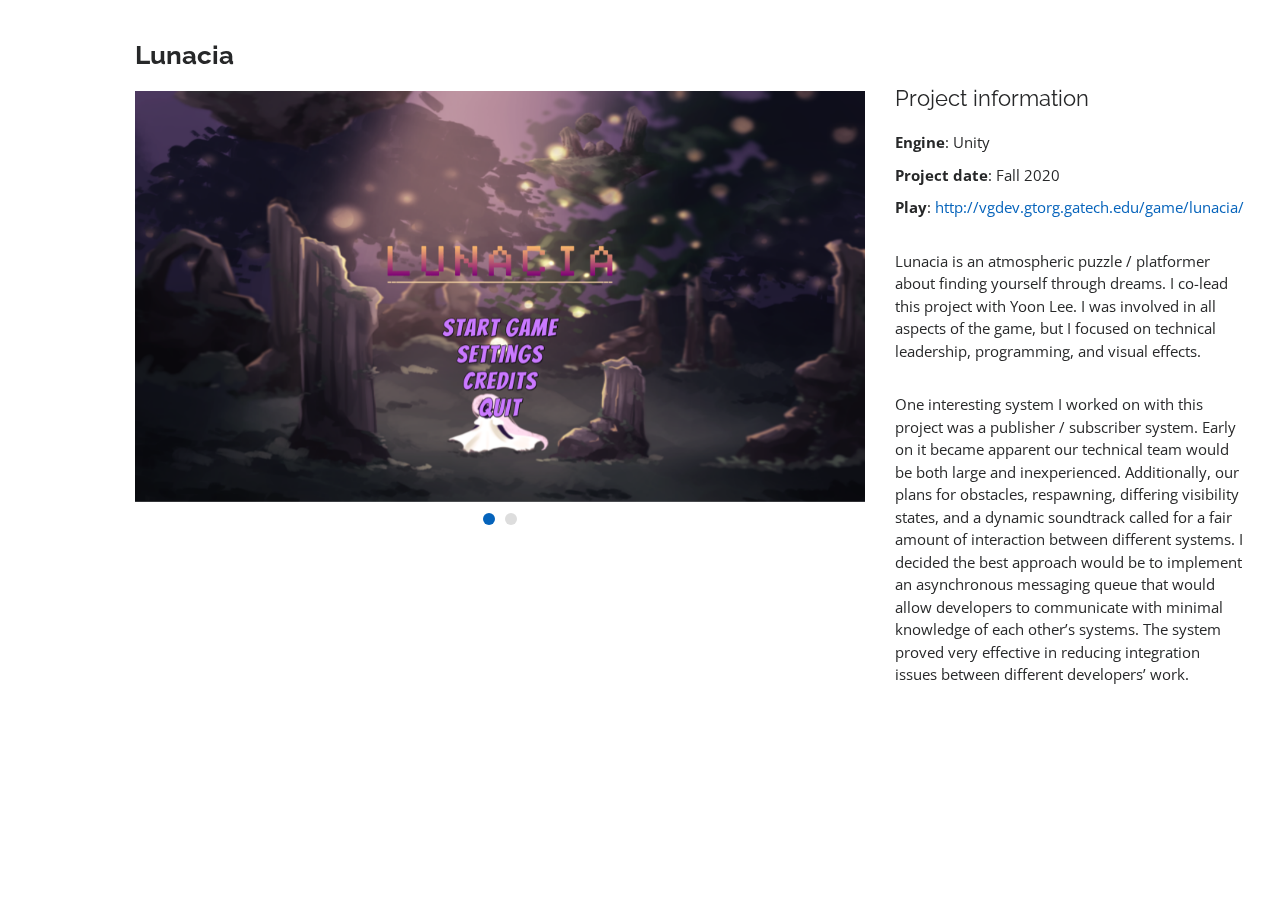
<file: lunaciaDetails.html>
<!DOCTYPE html>
<html lang="en">

<head>
	<meta charset="utf-8">
	<meta content="width=device-width, initial-scale=1.0" name="viewport">

	<title>Lunacia</title>
	<meta content="" name="descriptison">
	<meta content="" name="keywords">

	<!-- Favicons -->
	<link href="assets/img/aliceAvatar.png" rel="icon">
	<link href="assets/img/apple-touch-icon.png" rel="apple-touch-icon">

	<!-- Google Fonts -->
	<link
		href="https://fonts.googleapis.com/css?family=Open+Sans:300,300i,400,400i,600,600i,700,700i|Raleway:300,300i,400,400i,500,500i,600,600i,700,700i|Poppins:300,300i,400,400i,500,500i,600,600i,700,700i"
		rel="stylesheet">

	<!-- Vendor CSS Files -->
	<link href="assets/vendor/bootstrap/css/bootstrap.min.css" rel="stylesheet">
	<link href="assets/vendor/icofont/icofont.min.css" rel="stylesheet">
	<link href="assets/vendor/boxicons/css/boxicons.min.css" rel="stylesheet">
	<link href="assets/vendor/venobox/venobox.css" rel="stylesheet">
	<link href="assets/vendor/owl.carousel/assets/owl.carousel.min.css" rel="stylesheet">
	<link href="assets/vendor/aos/aos.css" rel="stylesheet">

	<!-- Template Main CSS File -->
	<link href="assets/css/style.css" rel="stylesheet">

	<!-- =======================================================
  * Template Name: MyResume - v2.1.0
  * Template URL: https://bootstrapmade.com/free-html-bootstrap-template-my-resume/
  * Author: BootstrapMade.com
  * License: https://bootstrapmade.com/license/
  ======================================================== -->
</head>

<body>

	<main id="main">

		<!-- ======= Portfolio Details ======= -->
		<section id="portfolio-details" class="portfolio-details">
			<div class="container" data-aos="fade-up">

				<div class="row">

					<div class="col-lg-8">
						<h2 class="portfolio-title">Lunacia</h2>
						<div class="owl-carousel portfolio-details-carousel">
							<img src="assets/img/portfolio/lunaciaCover.png" class="img-fluid" alt="">
							<img src="assets/img/portfolio/lunacia1.png" class="img-fluid" alt="">
						</div>
					</div>

					<div class="col-lg-4 portfolio-info">
						<h3>Project information</h3>
						<ul>
							<li><strong>Engine</strong>: Unity</li>
							<li><strong>Project date</strong>: Fall 2020</li>
							<li><strong>Play</strong>: <a
									href="http://vgdev.gtorg.gatech.edu/game/lunacia/">http://vgdev.gtorg.gatech.edu/game/lunacia/</a>
							</li>
						</ul>

						<p>
							Lunacia is an atmospheric puzzle / platformer about finding yourself through dreams. I
							co-lead this project with Yoon Lee. I was involved in all aspects of the game, but I focused
							on technical leadership, programming, and visual effects.
						</p>
						<p>
							One interesting system I worked on with this project was a publisher / subscriber system.
							Early on it became apparent our technical team would be both large and inexperienced.
							Additionally, our plans for obstacles, respawning, differing visibility states, and a
							dynamic soundtrack called for a fair amount of interaction between different systems. I
							decided the best approach would be to implement an asynchronous messaging queue that would
							allow developers to communicate with minimal knowledge of each other’s systems. The system
							proved very effective in reducing integration issues between different developers’ work.

						</p>
					</div>
				</div>

			</div>
		</section><!-- End Portfolio Details -->

	</main><!-- End #main -->

	<a href="#" class="back-to-top"><i class="bx bx-up-arrow-alt"></i></a>
	<div id="preloader"></div>

	<!-- Vendor JS Files -->
	<script src="assets/vendor/jquery/jquery.min.js"></script>
	<script src="assets/vendor/bootstrap/js/bootstrap.bundle.min.js"></script>
	<script src="assets/vendor/jquery.easing/jquery.easing.min.js"></script>
	<script src="assets/vendor/php-email-form/validate.js"></script>
	<script src="assets/vendor/waypoints/jquery.waypoints.min.js"></script>
	<script src="assets/vendor/counterup/counterup.min.js"></script>
	<script src="assets/vendor/isotope-layout/isotope.pkgd.min.js"></script>
	<script src="assets/vendor/venobox/venobox.min.js"></script>
	<script src="assets/vendor/owl.carousel/owl.carousel.min.js"></script>
	<script src="assets/vendor/typed.js/typed.min.js"></script>
	<script src="assets/vendor/aos/aos.js"></script>

	<!-- Template Main JS File -->
	<script src="assets/js/main.js"></script>

</body>

</html>
</file>
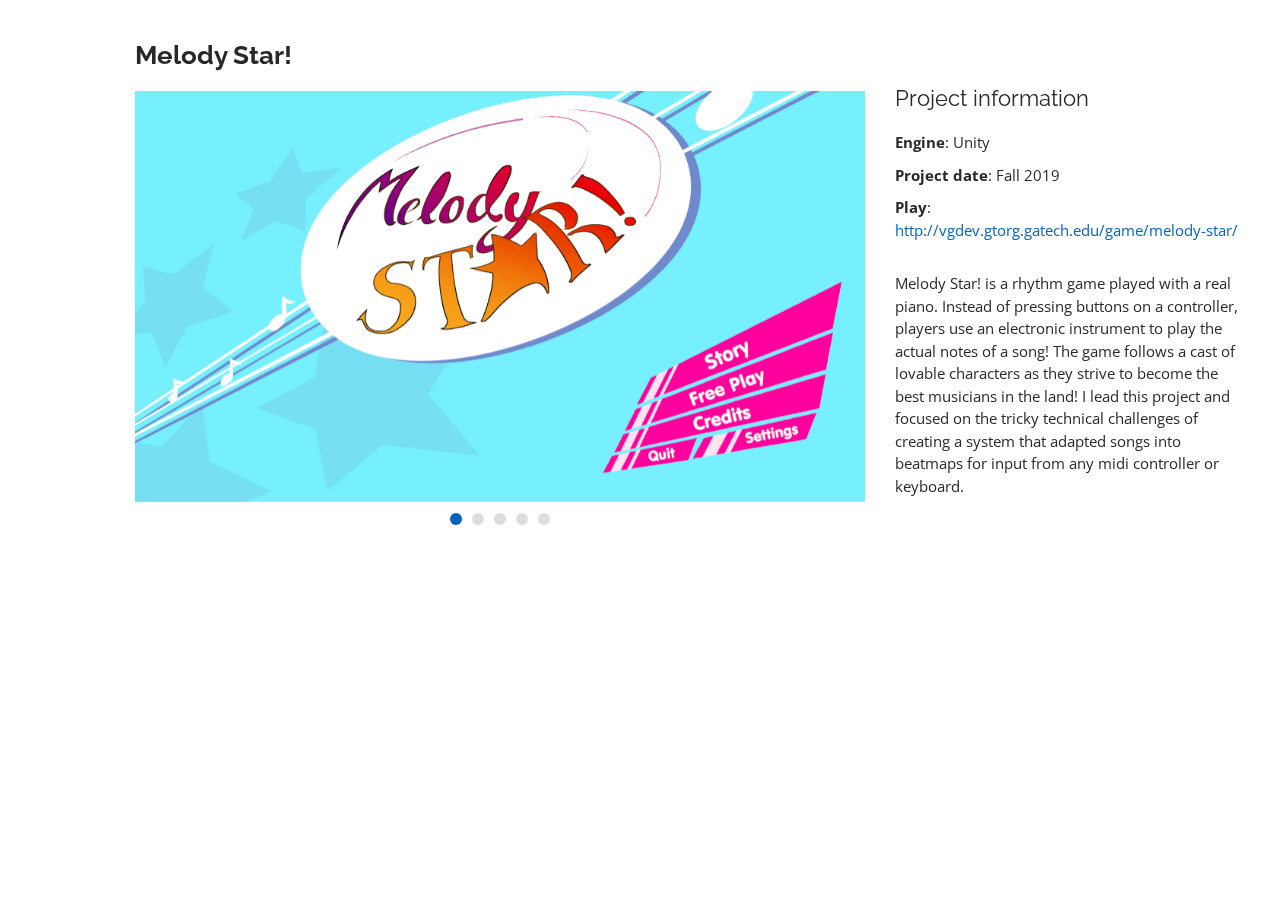
<file: melodyStarDetails.html>
<!DOCTYPE html>
<html lang="en">

<head>
	<meta charset="utf-8">
	<meta content="width=device-width, initial-scale=1.0" name="viewport">

	<title>Melody Star!</title>
	<meta content="" name="descriptison">
	<meta content="" name="keywords">

	<!-- Favicons -->
	<link href="assets/img/aliceAvatar.png" rel="icon">
	<link href="assets/img/apple-touch-icon.png" rel="apple-touch-icon">

	<!-- Google Fonts -->
	<link
		href="https://fonts.googleapis.com/css?family=Open+Sans:300,300i,400,400i,600,600i,700,700i|Raleway:300,300i,400,400i,500,500i,600,600i,700,700i|Poppins:300,300i,400,400i,500,500i,600,600i,700,700i"
		rel="stylesheet">

	<!-- Vendor CSS Files -->
	<link href="assets/vendor/bootstrap/css/bootstrap.min.css" rel="stylesheet">
	<link href="assets/vendor/icofont/icofont.min.css" rel="stylesheet">
	<link href="assets/vendor/boxicons/css/boxicons.min.css" rel="stylesheet">
	<link href="assets/vendor/venobox/venobox.css" rel="stylesheet">
	<link href="assets/vendor/owl.carousel/assets/owl.carousel.min.css" rel="stylesheet">
	<link href="assets/vendor/aos/aos.css" rel="stylesheet">

	<!-- Template Main CSS File -->
	<link href="assets/css/style.css" rel="stylesheet">

	<!-- =======================================================
  * Template Name: MyResume - v2.1.0
  * Template URL: https://bootstrapmade.com/free-html-bootstrap-template-my-resume/
  * Author: BootstrapMade.com
  * License: https://bootstrapmade.com/license/
  ======================================================== -->
</head>

<body>

	<main id="main">

		<!-- ======= Portfolio Details ======= -->
		<section id="portfolio-details" class="portfolio-details">
			<div class="container" data-aos="fade-up">

				<div class="row">

					<div class="col-lg-8">
						<h2 class="portfolio-title">Melody Star!</h2>
						<div class="owl-carousel portfolio-details-carousel">
							<img src="assets/img/portfolio/melodyStarCover.png" class="img-fluid" alt="">
							<img src="assets/img/portfolio/melodyStar1.png" class="img-fluid" alt="">
							<img src="assets/img/portfolio/melodyStar2.png" class="img-fluid" alt="">
							<img src="assets/img/portfolio/melodyStar3.png" class="img-fluid" alt="">
							<img src="assets/img/portfolio/melodyStar4.png" class="img-fluid" alt="">
						</div>
					</div>

					<div class="col-lg-4 portfolio-info">
						<h3>Project information</h3>
						<ul>
							<li><strong>Engine</strong>: Unity</li>
							<li><strong>Project date</strong>: Fall 2019</li>
							<li><strong>Play</strong>: <a
									href="http://vgdev.gtorg.gatech.edu/game/melody-star/">http://vgdev.gtorg.gatech.edu/game/melody-star/</a>
							</li>
						</ul>

						<p>
							Melody Star! is a rhythm game played with a real piano. Instead of pressing buttons on a
							controller, players use an electronic instrument to play the actual notes of a song! The
							game follows a cast of lovable characters as they strive to become the best musicians in the
							land! I lead this project and focused on the tricky technical challenges of creating a
							system that adapted songs into beatmaps for input from any midi controller or keyboard.
						</p>
					</div>

				</div>

			</div>
		</section><!-- End Portfolio Details -->

	</main><!-- End #main -->

	<a href="#" class="back-to-top"><i class="bx bx-up-arrow-alt"></i></a>
	<div id="preloader"></div>

	<!-- Vendor JS Files -->
	<script src="assets/vendor/jquery/jquery.min.js"></script>
	<script src="assets/vendor/bootstrap/js/bootstrap.bundle.min.js"></script>
	<script src="assets/vendor/jquery.easing/jquery.easing.min.js"></script>
	<script src="assets/vendor/php-email-form/validate.js"></script>
	<script src="assets/vendor/waypoints/jquery.waypoints.min.js"></script>
	<script src="assets/vendor/counterup/counterup.min.js"></script>
	<script src="assets/vendor/isotope-layout/isotope.pkgd.min.js"></script>
	<script src="assets/vendor/venobox/venobox.min.js"></script>
	<script src="assets/vendor/owl.carousel/owl.carousel.min.js"></script>
	<script src="assets/vendor/typed.js/typed.min.js"></script>
	<script src="assets/vendor/aos/aos.js"></script>

	<!-- Template Main JS File -->
	<script src="assets/js/main.js"></script>

</body>

</html>
</file>
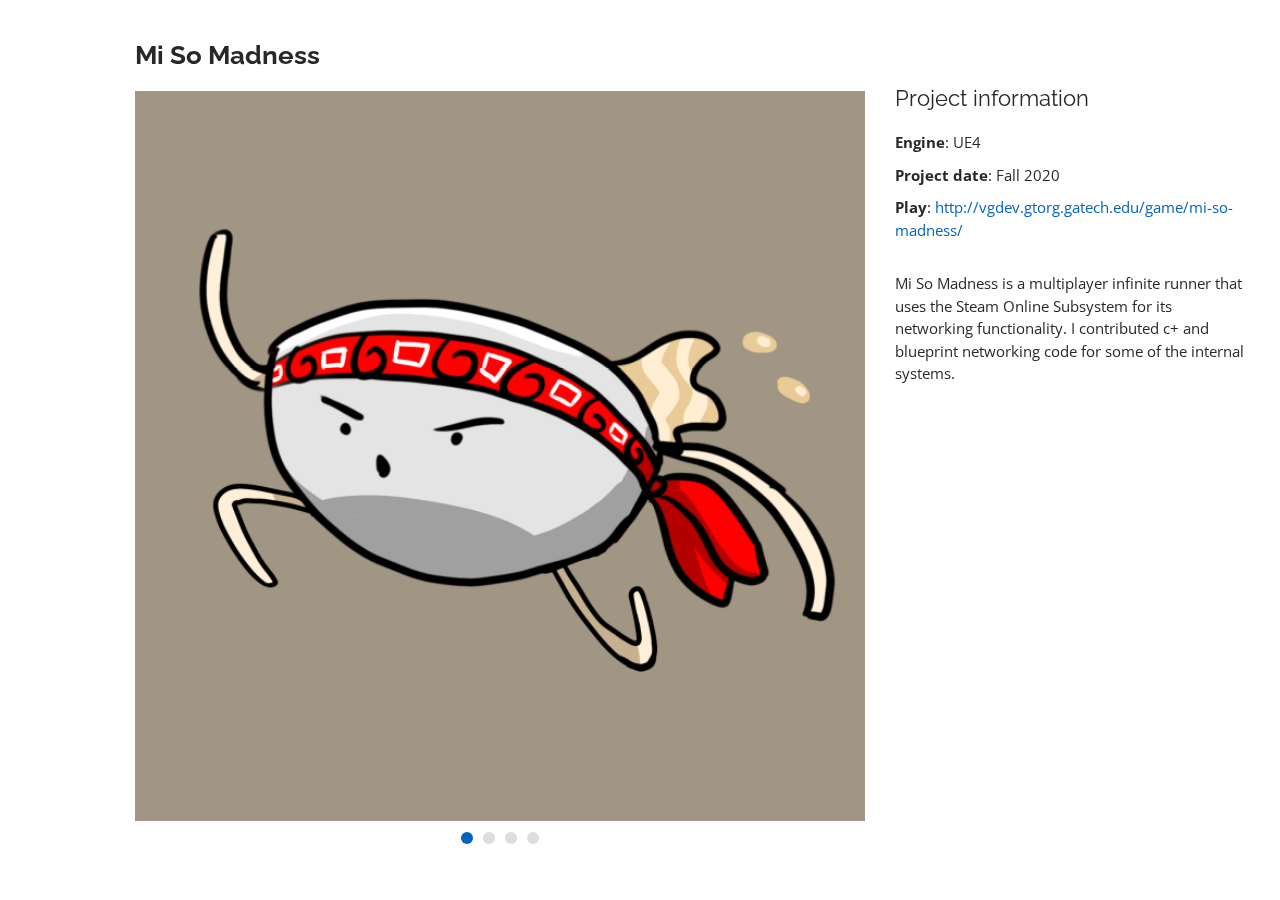
<file: miSoMadnessDetails.html>
<!DOCTYPE html>
<html lang="en">

<head>
	<meta charset="utf-8">
	<meta content="width=device-width, initial-scale=1.0" name="viewport">

	<title>Mi So Madness</title>
	<meta content="" name="descriptison">
	<meta content="" name="keywords">

	<!-- Favicons -->
	<link href="assets/img/aliceAvatar.png" rel="icon">
	<link href="assets/img/apple-touch-icon.png" rel="apple-touch-icon">

	<!-- Google Fonts -->
	<link
		href="https://fonts.googleapis.com/css?family=Open+Sans:300,300i,400,400i,600,600i,700,700i|Raleway:300,300i,400,400i,500,500i,600,600i,700,700i|Poppins:300,300i,400,400i,500,500i,600,600i,700,700i"
		rel="stylesheet">

	<!-- Vendor CSS Files -->
	<link href="assets/vendor/bootstrap/css/bootstrap.min.css" rel="stylesheet">
	<link href="assets/vendor/icofont/icofont.min.css" rel="stylesheet">
	<link href="assets/vendor/boxicons/css/boxicons.min.css" rel="stylesheet">
	<link href="assets/vendor/venobox/venobox.css" rel="stylesheet">
	<link href="assets/vendor/owl.carousel/assets/owl.carousel.min.css" rel="stylesheet">
	<link href="assets/vendor/aos/aos.css" rel="stylesheet">

	<!-- Template Main CSS File -->
	<link href="assets/css/style.css" rel="stylesheet">

	<!-- =======================================================
  * Template Name: MyResume - v2.1.0
  * Template URL: https://bootstrapmade.com/free-html-bootstrap-template-my-resume/
  * Author: BootstrapMade.com
  * License: https://bootstrapmade.com/license/
  ======================================================== -->
</head>

<body>

	<main id="main">

		<!-- ======= Portfolio Details ======= -->
		<section id="portfolio-details" class="portfolio-details">
			<div class="container" data-aos="fade-up">

				<div class="row">

					<div class="col-lg-8">
						<h2 class="portfolio-title">Mi So Madness</h2>
						<div class="owl-carousel portfolio-details-carousel">
							<img src="assets/img/portfolio/miSoMadnessCover.png" class="img-fluid" alt="">
							<img src="assets/img/portfolio/miSoMadness1.png" class="img-fluid" alt="">
							<img src="assets/img/portfolio/miSoMadness2.png" class="img-fluid" alt="">
							<img src="assets/img/portfolio/miSoMadness3.png" class="img-fluid" alt="">
						</div>
					</div>

					<div class="col-lg-4 portfolio-info">
						<h3>Project information</h3>
						<ul>
							<li><strong>Engine</strong>: UE4</li>
							<li><strong>Project date</strong>: Fall 2020</li>
							<li><strong>Play</strong>: <a
									href="http://vgdev.gtorg.gatech.edu/game/mi-so-madness/">http://vgdev.gtorg.gatech.edu/game/mi-so-madness/</a>
							</li>
						</ul>

						<p>
							Mi So Madness is a multiplayer infinite runner that uses the Steam Online Subsystem for its
							networking functionality. I contributed c+ and blueprint networking code for some of the
							internal systems. </p>
					</div>

				</div>

			</div>
		</section><!-- End Portfolio Details -->

	</main><!-- End #main -->

	<a href="#" class="back-to-top"><i class="bx bx-up-arrow-alt"></i></a>
	<div id="preloader"></div>

	<!-- Vendor JS Files -->
	<script src="assets/vendor/jquery/jquery.min.js"></script>
	<script src="assets/vendor/bootstrap/js/bootstrap.bundle.min.js"></script>
	<script src="assets/vendor/jquery.easing/jquery.easing.min.js"></script>
	<script src="assets/vendor/php-email-form/validate.js"></script>
	<script src="assets/vendor/waypoints/jquery.waypoints.min.js"></script>
	<script src="assets/vendor/counterup/counterup.min.js"></script>
	<script src="assets/vendor/isotope-layout/isotope.pkgd.min.js"></script>
	<script src="assets/vendor/venobox/venobox.min.js"></script>
	<script src="assets/vendor/owl.carousel/owl.carousel.min.js"></script>
	<script src="assets/vendor/typed.js/typed.min.js"></script>
	<script src="assets/vendor/aos/aos.js"></script>

	<!-- Template Main JS File -->
	<script src="assets/js/main.js"></script>

</body>

</html>
</file>
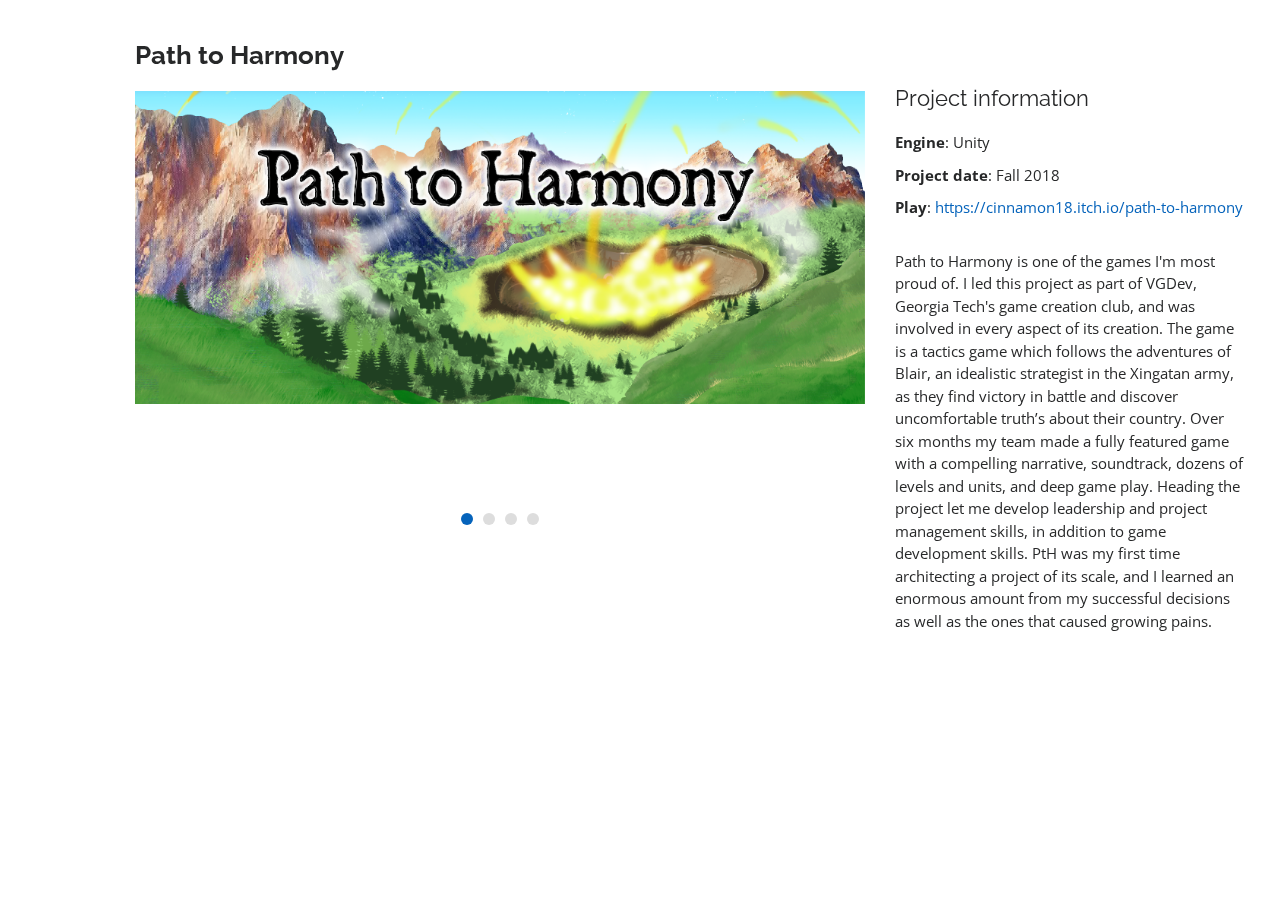
<file: pathToHarmonyDetails.html>
<!DOCTYPE html>
<html lang="en">

<head>
	<meta charset="utf-8">
	<meta content="width=device-width, initial-scale=1.0" name="viewport">

	<title>Path to Harmony</title>
	<meta content="" name="descriptison">
	<meta content="" name="keywords">

	<!-- Favicons -->
	<link href="assets/img/aliceAvatar.png" rel="icon">
	<link href="assets/img/apple-touch-icon.png" rel="apple-touch-icon">

	<!-- Google Fonts -->
	<link
		href="https://fonts.googleapis.com/css?family=Open+Sans:300,300i,400,400i,600,600i,700,700i|Raleway:300,300i,400,400i,500,500i,600,600i,700,700i|Poppins:300,300i,400,400i,500,500i,600,600i,700,700i"
		rel="stylesheet">

	<!-- Vendor CSS Files -->
	<link href="assets/vendor/bootstrap/css/bootstrap.min.css" rel="stylesheet">
	<link href="assets/vendor/icofont/icofont.min.css" rel="stylesheet">
	<link href="assets/vendor/boxicons/css/boxicons.min.css" rel="stylesheet">
	<link href="assets/vendor/venobox/venobox.css" rel="stylesheet">
	<link href="assets/vendor/owl.carousel/assets/owl.carousel.min.css" rel="stylesheet">
	<link href="assets/vendor/aos/aos.css" rel="stylesheet">

	<!-- Template Main CSS File -->
	<link href="assets/css/style.css" rel="stylesheet">

	<!-- =======================================================
  * Template Name: MyResume - v2.1.0
  * Template URL: https://bootstrapmade.com/free-html-bootstrap-template-my-resume/
  * Author: BootstrapMade.com
  * License: https://bootstrapmade.com/license/
  ======================================================== -->
</head>

<body>

	<main id="main">

		<!-- ======= Portfolio Details ======= -->
		<section id="portfolio-details" class="portfolio-details">
			<div class="container" data-aos="fade-up">

				<div class="row">

					<div class="col-lg-8">
						<h2 class="portfolio-title">Path to Harmony</h2>
						<div class="owl-carousel portfolio-details-carousel">
							<img src="assets/img/portfolio/PTHCover.png" class="img-fluid" alt="">
							<img src="assets/img/portfolio/PTH1.jpg" class="img-fluid" alt="">
							<img src="assets/img/portfolio/PTH2.png" class="img-fluid" alt="">
							<img src="assets/img/portfolio/PTH3.png" class="img-fluid" alt="">
						</div>
					</div>

					<div class="col-lg-4 portfolio-info">
						<h3>Project information</h3>
						<ul>
							<li><strong>Engine</strong>: Unity</li>
							<li><strong>Project date</strong>: Fall 2018</li>
							<li><strong>Play</strong>: <a
									href="https://cinnamon18.itch.io/path-to-harmony">https://cinnamon18.itch.io/path-to-harmony</a>
							</li>
						</ul>

						<p>
							Path to Harmony is one of the games I'm most proud of. I led this project as part of VGDev,
							Georgia Tech's game creation club, and was involved in every aspect of its creation. The
							game is a tactics game which follows the adventures of Blair, an idealistic strategist in
							the Xingatan army, as they find victory in battle and discover uncomfortable truth’s about
							their country. Over six months my team made a fully featured game with a compelling
							narrative, soundtrack, dozens of levels and units, and deep game play. Heading the project
							let me develop leadership and project management skills, in addition to game development
							skills. PtH was my first time architecting a project of its scale, and I learned an enormous
							amount from my successful decisions as well as the ones that caused growing pains.
						</p>
					</div>

				</div>

			</div>
		</section><!-- End Portfolio Details -->

	</main><!-- End #main -->

	<a href="#" class="back-to-top"><i class="bx bx-up-arrow-alt"></i></a>
	<div id="preloader"></div>

	<!-- Vendor JS Files -->
	<script src="assets/vendor/jquery/jquery.min.js"></script>
	<script src="assets/vendor/bootstrap/js/bootstrap.bundle.min.js"></script>
	<script src="assets/vendor/jquery.easing/jquery.easing.min.js"></script>
	<script src="assets/vendor/php-email-form/validate.js"></script>
	<script src="assets/vendor/waypoints/jquery.waypoints.min.js"></script>
	<script src="assets/vendor/counterup/counterup.min.js"></script>
	<script src="assets/vendor/isotope-layout/isotope.pkgd.min.js"></script>
	<script src="assets/vendor/venobox/venobox.min.js"></script>
	<script src="assets/vendor/owl.carousel/owl.carousel.min.js"></script>
	<script src="assets/vendor/typed.js/typed.min.js"></script>
	<script src="assets/vendor/aos/aos.js"></script>

	<!-- Template Main JS File -->
	<script src="assets/js/main.js"></script>

</body>

</html>
</file>
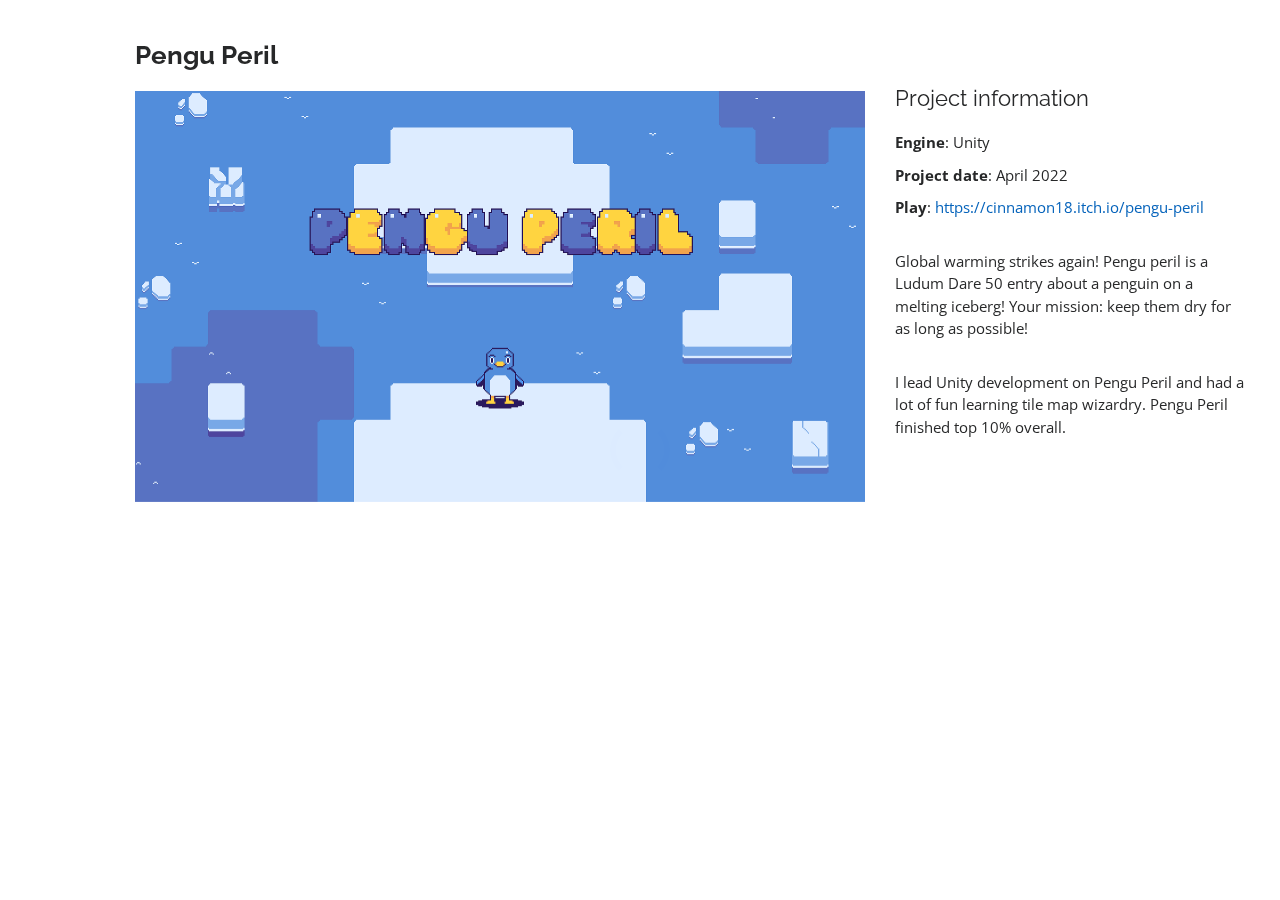
<file: penguPerilDetails.html>
<!DOCTYPE html>
<html lang="en">

<head>
	<meta charset="utf-8">
	<meta content="width=device-width, initial-scale=1.0" name="viewport">

	<title>Pengu Peril</title>
	<meta content="" name="descriptison">
	<meta content="" name="keywords">

	<!-- Favicons -->
	<link href="assets/img/aliceAvatar.png" rel="icon">
	<link href="assets/img/apple-touch-icon.png" rel="apple-touch-icon">

	<!-- Google Fonts -->
	<link
		href="https://fonts.googleapis.com/css?family=Open+Sans:300,300i,400,400i,600,600i,700,700i|Raleway:300,300i,400,400i,500,500i,600,600i,700,700i|Poppins:300,300i,400,400i,500,500i,600,600i,700,700i"
		rel="stylesheet">

	<!-- Vendor CSS Files -->
	<link href="assets/vendor/bootstrap/css/bootstrap.min.css" rel="stylesheet">
	<link href="assets/vendor/icofont/icofont.min.css" rel="stylesheet">
	<link href="assets/vendor/boxicons/css/boxicons.min.css" rel="stylesheet">
	<link href="assets/vendor/venobox/venobox.css" rel="stylesheet">
	<link href="assets/vendor/owl.carousel/assets/owl.carousel.min.css" rel="stylesheet">
	<link href="assets/vendor/aos/aos.css" rel="stylesheet">

	<!-- Template Main CSS File -->
	<link href="assets/css/style.css" rel="stylesheet">

	<!-- =======================================================
  * Template Name: MyResume - v2.1.0
  * Template URL: https://bootstrapmade.com/free-html-bootstrap-template-my-resume/
  * Author: BootstrapMade.com
  * License: https://bootstrapmade.com/license/
  ======================================================== -->
</head>

<body>

	<main id="main">

		<!-- ======= Portfolio Details ======= -->
		<section id="portfolio-details" class="portfolio-details">
			<div class="container" data-aos="fade-up">

				<div class="row">

					<div class="col-lg-8">
						<h2 class="portfolio-title">Pengu Peril</h2>
						<div class="owl-carousel portfolio-details-carousel">
							<img src="assets/img/portfolio/penguPerilCover.png" class="img-fluid" alt="">
						</div>
					</div>

					<div class="col-lg-4 portfolio-info">
						<h3>Project information</h3>
						<ul>
							<li><strong>Engine</strong>: Unity</li>
							<li><strong>Project date</strong>: April 2022</li>
							<li><strong>Play</strong>: <a
									href="https://cinnamon18.itch.io/pengu-peril">https://cinnamon18.itch.io/pengu-peril</a>
							</li>
						</ul>

						<p>
							Global warming strikes again! Pengu peril is a Ludum Dare 50 entry about a penguin on a
							melting iceberg! Your mission: keep them dry for as long as possible!
						</p>
						<p>
							I lead Unity development on Pengu Peril and had a lot of fun learning tile map wizardry.
							Pengu Peril finished top 10% overall.
						</p>
					</div>

				</div>

			</div>
		</section><!-- End Portfolio Details -->

	</main><!-- End #main -->

	<a href="#" class="back-to-top"><i class="bx bx-up-arrow-alt"></i></a>
	<div id="preloader"></div>

	<!-- Vendor JS Files -->
	<script src="assets/vendor/jquery/jquery.min.js"></script>
	<script src="assets/vendor/bootstrap/js/bootstrap.bundle.min.js"></script>
	<script src="assets/vendor/jquery.easing/jquery.easing.min.js"></script>
	<script src="assets/vendor/php-email-form/validate.js"></script>
	<script src="assets/vendor/waypoints/jquery.waypoints.min.js"></script>
	<script src="assets/vendor/counterup/counterup.min.js"></script>
	<script src="assets/vendor/isotope-layout/isotope.pkgd.min.js"></script>
	<script src="assets/vendor/venobox/venobox.min.js"></script>
	<script src="assets/vendor/owl.carousel/owl.carousel.min.js"></script>
	<script src="assets/vendor/typed.js/typed.min.js"></script>
	<script src="assets/vendor/aos/aos.js"></script>

	<!-- Template Main JS File -->
	<script src="assets/js/main.js"></script>

</body>

</html>
</file>
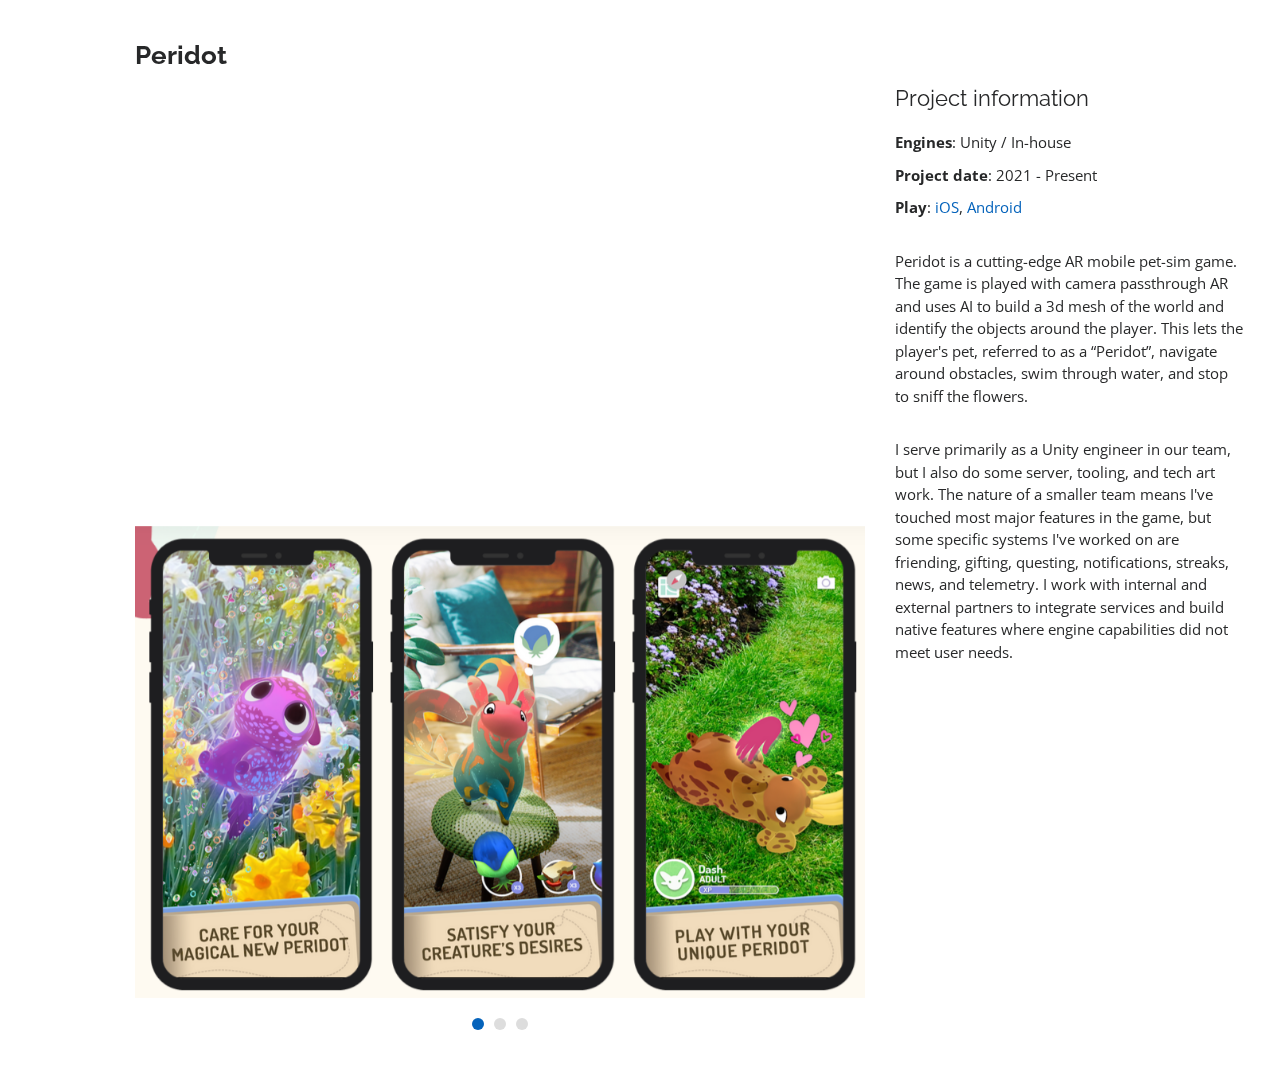
<file: peridotDetails.html>
<!DOCTYPE html>
<html lang="en">

<head>
	<meta charset="utf-8">
	<meta content="width=device-width, initial-scale=1.0" name="viewport">

	<title>Peridot</title>
	<meta content="" name="descriptison">
	<meta content="" name="keywords">

	<!-- Favicons -->
	<link href="assets/img/aliceAvatar.png" rel="icon">
	<link href="assets/img/apple-touch-icon.png" rel="apple-touch-icon">

	<!-- Google Fonts -->
	<link
		href="https://fonts.googleapis.com/css?family=Open+Sans:300,300i,400,400i,600,600i,700,700i|Raleway:300,300i,400,400i,500,500i,600,600i,700,700i|Poppins:300,300i,400,400i,500,500i,600,600i,700,700i"
		rel="stylesheet">

	<!-- Vendor CSS Files -->
	<link href="assets/vendor/bootstrap/css/bootstrap.min.css" rel="stylesheet">
	<link href="assets/vendor/icofont/icofont.min.css" rel="stylesheet">
	<link href="assets/vendor/boxicons/css/boxicons.min.css" rel="stylesheet">
	<link href="assets/vendor/venobox/venobox.css" rel="stylesheet">
	<link href="assets/vendor/owl.carousel/assets/owl.carousel.min.css" rel="stylesheet">
	<link href="assets/vendor/aos/aos.css" rel="stylesheet">

	<!-- Template Main CSS File -->
	<link href="assets/css/style.css" rel="stylesheet">

	<!-- =======================================================
  * Template Name: MyResume - v2.1.0
  * Template URL: https://bootstrapmade.com/free-html-bootstrap-template-my-resume/
  * Author: BootstrapMade.com
  * License: https://bootstrapmade.com/license/
  ======================================================== -->
</head>

<body>

	<main id="main">

		<!-- ======= Portfolio Details ======= -->
		<section id="portfolio-details" class="portfolio-details">
			<div class="container" data-aos="fade-up">

				<div class="row">

					<div class="col-lg-8">
						<h2 class="portfolio-title">Peridot</h2>
						<div class="embed-responsive embed-responsive-16by9">
							<iframe class="embed-responsive-item" src="https://www.youtube.com/embed/KFPaWNjZ9uY"
								title="Peridot Official Announcement Teaser Trailer" frameborder="0"
								allow="accelerometer; autoplay; clipboard-write; encrypted-media; gyroscope; picture-in-picture; web-share"
								allowfullscreen></iframe>
						</div>
						</br>
						<div class="owl-carousel portfolio-details-carousel">
							<img src="assets/img/portfolio/peridot1.png" class="img-fluid" alt="">
							<img src="assets/img/portfolio/peridot2.png" class="img-fluid" alt="">
							<img src="assets/img/portfolio/peridot3.png" class="img-fluid" alt="">
						</div>
					</div>

					<div class="col-lg-4 portfolio-info">
						<h3>Project information</h3>
						<ul>
							<li><strong>Engines</strong>: Unity / In-house</li>
							<li><strong>Project date</strong>: 2021 - Present</li>
							<li><strong>Play</strong>:
								<a href="https://apps.apple.com/sg/app/peridot/id1613403407">iOS</a>,
								<a
									href="https://play.google.com/store/apps/details?id=com.nianticlabs.peridot&hl=en_US&gl=MY">Android</a>
							</li>
						</ul>

						<p>
							Peridot is a cutting-edge AR mobile pet-sim game. The game is played with camera passthrough
							AR and uses AI to build a 3d mesh of the world and identify the objects around the player.
							This lets the player's pet, referred to as a “Peridot”, navigate around obstacles, swim
							through water, and stop to sniff the flowers.
						</p>
						<p>
							I serve primarily as a Unity engineer in our team, but I also do some server, tooling, and
							tech art work. The nature of a smaller team means I've touched most major features in the
							game, but some specific systems I've worked on are friending, gifting, questing,
							notifications, streaks, news, and telemetry. I work with internal and external partners to
							integrate services and build native features where engine capabilities did not meet user
							needs.
						</p>
					</div>

				</div>

			</div>
		</section><!-- End Portfolio Details -->

	</main><!-- End #main -->

	<a href="#" class="back-to-top"><i class="bx bx-up-arrow-alt"></i></a>
	<div id="preloader"></div>

	<!-- Vendor JS Files -->
	<script src="assets/vendor/jquery/jquery.min.js"></script>
	<script src="assets/vendor/bootstrap/js/bootstrap.bundle.min.js"></script>
	<script src="assets/vendor/jquery.easing/jquery.easing.min.js"></script>
	<script src="assets/vendor/php-email-form/validate.js"></script>
	<script src="assets/vendor/waypoints/jquery.waypoints.min.js"></script>
	<script src="assets/vendor/counterup/counterup.min.js"></script>
	<script src="assets/vendor/isotope-layout/isotope.pkgd.min.js"></script>
	<script src="assets/vendor/venobox/venobox.min.js"></script>
	<script src="assets/vendor/owl.carousel/owl.carousel.min.js"></script>
	<script src="assets/vendor/typed.js/typed.min.js"></script>
	<script src="assets/vendor/aos/aos.js"></script>

	<!-- Template Main JS File -->
	<script src="assets/js/main.js"></script>

</body>

</html>
</file>
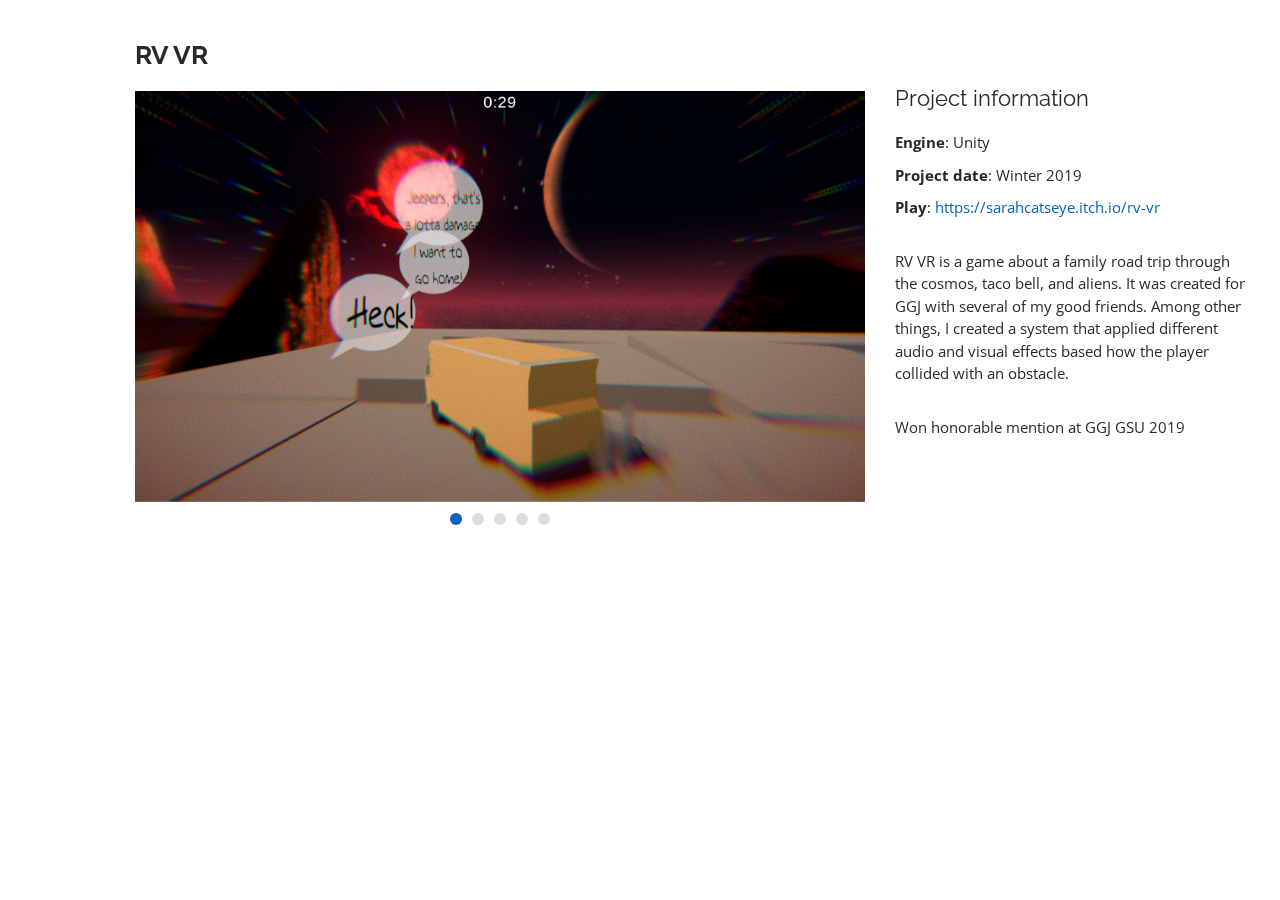
<file: rvvrDetails.html>
<!DOCTYPE html>
<html lang="en">

<head>
	<meta charset="utf-8">
	<meta content="width=device-width, initial-scale=1.0" name="viewport">

	<title>RV VR</title>
	<meta content="" name="descriptison">
	<meta content="" name="keywords">

	<!-- Favicons -->
	<link href="assets/img/aliceAvatar.png" rel="icon">
	<link href="assets/img/apple-touch-icon.png" rel="apple-touch-icon">

	<!-- Google Fonts -->
	<link
		href="https://fonts.googleapis.com/css?family=Open+Sans:300,300i,400,400i,600,600i,700,700i|Raleway:300,300i,400,400i,500,500i,600,600i,700,700i|Poppins:300,300i,400,400i,500,500i,600,600i,700,700i"
		rel="stylesheet">

	<!-- Vendor CSS Files -->
	<link href="assets/vendor/bootstrap/css/bootstrap.min.css" rel="stylesheet">
	<link href="assets/vendor/icofont/icofont.min.css" rel="stylesheet">
	<link href="assets/vendor/boxicons/css/boxicons.min.css" rel="stylesheet">
	<link href="assets/vendor/venobox/venobox.css" rel="stylesheet">
	<link href="assets/vendor/owl.carousel/assets/owl.carousel.min.css" rel="stylesheet">
	<link href="assets/vendor/aos/aos.css" rel="stylesheet">

	<!-- Template Main CSS File -->
	<link href="assets/css/style.css" rel="stylesheet">

	<!-- =======================================================
  * Template Name: MyResume - v2.1.0
  * Template URL: https://bootstrapmade.com/free-html-bootstrap-template-my-resume/
  * Author: BootstrapMade.com
  * License: https://bootstrapmade.com/license/
  ======================================================== -->
</head>

<body>

	<main id="main">

		<!-- ======= Portfolio Details ======= -->
		<section id="portfolio-details" class="portfolio-details">
			<div class="container" data-aos="fade-up">

				<div class="row">

					<div class="col-lg-8">
						<h2 class="portfolio-title">RV VR</h2>
						<div class="owl-carousel portfolio-details-carousel">
							<img src="assets/img/portfolio/rvvrCover.png" class="img-fluid" alt="">
							<img src="assets/img/portfolio/rvvr1.png" class="img-fluid" alt="">
							<img src="assets/img/portfolio/rvvr2.png" class="img-fluid" alt="">
							<img src="assets/img/portfolio/rvvr3.jpg" class="img-fluid" alt="">
							<img src="assets/img/portfolio/rvvr4.jpg" class="img-fluid" alt="">
						</div>
					</div>

					<div class="col-lg-4 portfolio-info">
						<h3>Project information</h3>
						<ul>
							<li><strong>Engine</strong>: Unity</li>
							<li><strong>Project date</strong>: Winter 2019</li>
							<li><strong>Play</strong>: <a
									href="https://sarahcatseye.itch.io/rv-vr">https://sarahcatseye.itch.io/rv-vr</a>
							</li>
						</ul>

						<p>
							RV VR is a game about a family road trip through the cosmos, taco bell, and aliens. It was
							created for GGJ with several of my good friends. Among other things, I created a system that
							applied different audio and visual effects based how the player collided with an
							obstacle.
						</p>
						<p>
							Won honorable mention at GGJ GSU 2019
						</p>
					</div>

				</div>

			</div>
		</section><!-- End Portfolio Details -->

	</main><!-- End #main -->

	<a href="#" class="back-to-top"><i class="bx bx-up-arrow-alt"></i></a>
	<div id="preloader"></div>

	<!-- Vendor JS Files -->
	<script src="assets/vendor/jquery/jquery.min.js"></script>
	<script src="assets/vendor/bootstrap/js/bootstrap.bundle.min.js"></script>
	<script src="assets/vendor/jquery.easing/jquery.easing.min.js"></script>
	<script src="assets/vendor/php-email-form/validate.js"></script>
	<script src="assets/vendor/waypoints/jquery.waypoints.min.js"></script>
	<script src="assets/vendor/counterup/counterup.min.js"></script>
	<script src="assets/vendor/isotope-layout/isotope.pkgd.min.js"></script>
	<script src="assets/vendor/venobox/venobox.min.js"></script>
	<script src="assets/vendor/owl.carousel/owl.carousel.min.js"></script>
	<script src="assets/vendor/typed.js/typed.min.js"></script>
	<script src="assets/vendor/aos/aos.js"></script>

	<!-- Template Main JS File -->
	<script src="assets/js/main.js"></script>

</body>

</html>
</file>
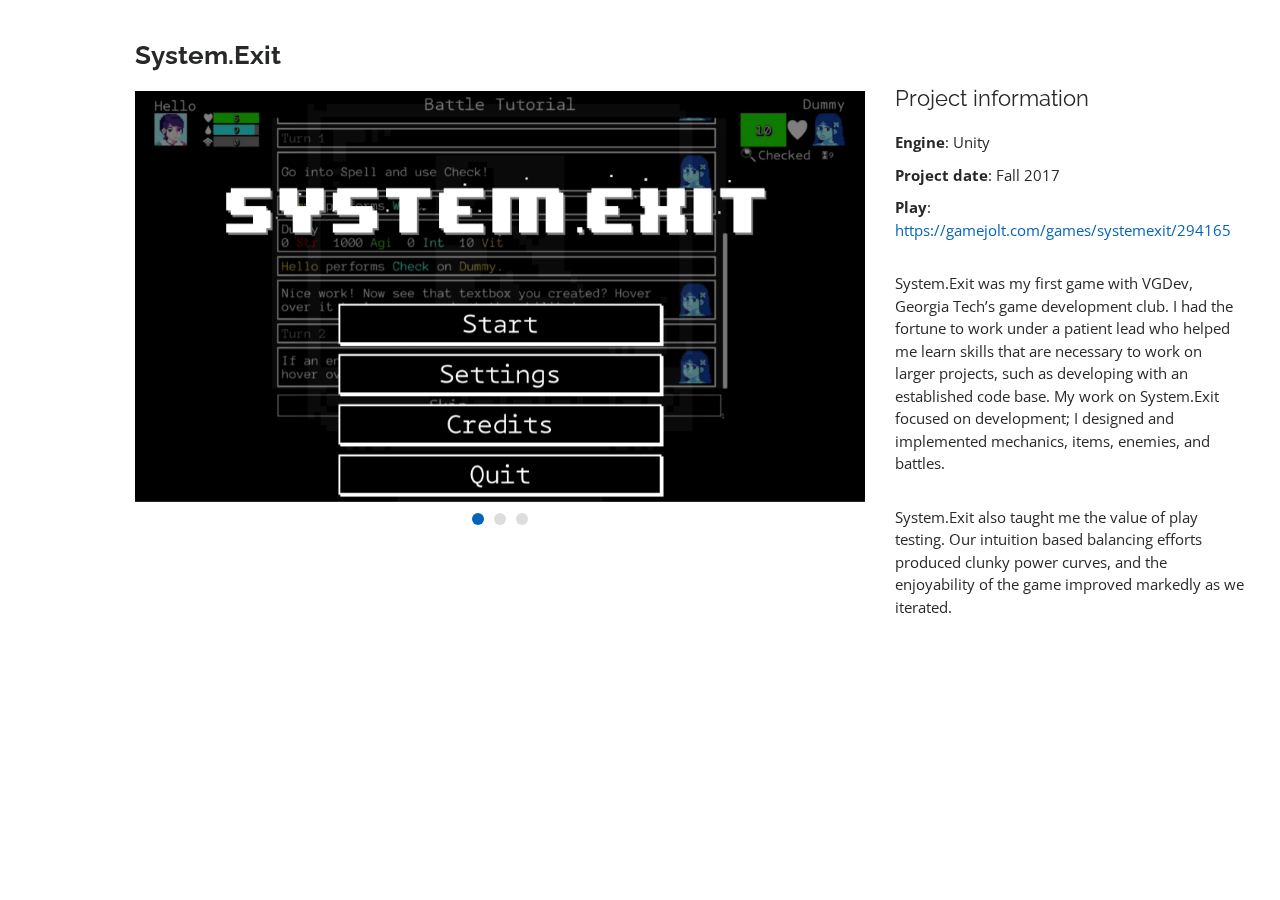
<file: systemExitDetails.html>
<!DOCTYPE html>
<html lang="en">

<head>
	<meta charset="utf-8">
	<meta content="width=device-width, initial-scale=1.0" name="viewport">

	<title>System.Exit</title>
	<meta content="" name="descriptison">
	<meta content="" name="keywords">

	<!-- Favicons -->
	<link href="assets/img/aliceAvatar.png" rel="icon">
	<link href="assets/img/apple-touch-icon.png" rel="apple-touch-icon">

	<!-- Google Fonts -->
	<link
		href="https://fonts.googleapis.com/css?family=Open+Sans:300,300i,400,400i,600,600i,700,700i|Raleway:300,300i,400,400i,500,500i,600,600i,700,700i|Poppins:300,300i,400,400i,500,500i,600,600i,700,700i"
		rel="stylesheet">

	<!-- Vendor CSS Files -->
	<link href="assets/vendor/bootstrap/css/bootstrap.min.css" rel="stylesheet">
	<link href="assets/vendor/icofont/icofont.min.css" rel="stylesheet">
	<link href="assets/vendor/boxicons/css/boxicons.min.css" rel="stylesheet">
	<link href="assets/vendor/venobox/venobox.css" rel="stylesheet">
	<link href="assets/vendor/owl.carousel/assets/owl.carousel.min.css" rel="stylesheet">
	<link href="assets/vendor/aos/aos.css" rel="stylesheet">

	<!-- Template Main CSS File -->
	<link href="assets/css/style.css" rel="stylesheet">

	<!-- =======================================================
  * Template Name: MyResume - v2.1.0
  * Template URL: https://bootstrapmade.com/free-html-bootstrap-template-my-resume/
  * Author: BootstrapMade.com
  * License: https://bootstrapmade.com/license/
  ======================================================== -->
</head>

<body>

	<main id="main">

		<!-- ======= Portfolio Details ======= -->
		<section id="portfolio-details" class="portfolio-details">
			<div class="container" data-aos="fade-up">

				<div class="row">

					<div class="col-lg-8">
						<h2 class="portfolio-title">System.Exit</h2>
						<div class="owl-carousel portfolio-details-carousel">
							<img src="assets/img/portfolio/systemExitCover.png" class="img-fluid" alt="">
							<img src="assets/img/portfolio/systemExit1.jpg" class="img-fluid" alt="">
							<img src="assets/img/portfolio/systemExit2.jpg" class="img-fluid" alt="">
						</div>
					</div>

					<div class="col-lg-4 portfolio-info">
						<h3>Project information</h3>
						<ul>
							<li><strong>Engine</strong>: Unity</li>
							<li><strong>Project date</strong>: Fall 2017</li>
							<li><strong>Play</strong>: <a
									href="https://gamejolt.com/games/systemexit/294165">https://gamejolt.com/games/systemexit/294165</a>
							</li>
						</ul>

						<p>
							System.Exit was my first game with VGDev, Georgia Tech’s game development club. I had the
							fortune to work under a patient lead who helped me learn skills that are necessary to work
							on larger projects, such as developing with an established code base. My work on System.Exit
							focused on development; I designed and implemented mechanics, items, enemies, and battles.
						</p>
						<p>
							System.Exit also taught me the value of play testing. Our intuition based balancing efforts
							produced clunky power curves, and the enjoyability of the game improved markedly as we
							iterated. </p>
					</div>

				</div>

			</div>
		</section><!-- End Portfolio Details -->

	</main><!-- End #main -->

	<a href="#" class="back-to-top"><i class="bx bx-up-arrow-alt"></i></a>
	<div id="preloader"></div>

	<!-- Vendor JS Files -->
	<script src="assets/vendor/jquery/jquery.min.js"></script>
	<script src="assets/vendor/bootstrap/js/bootstrap.bundle.min.js"></script>
	<script src="assets/vendor/jquery.easing/jquery.easing.min.js"></script>
	<script src="assets/vendor/php-email-form/validate.js"></script>
	<script src="assets/vendor/waypoints/jquery.waypoints.min.js"></script>
	<script src="assets/vendor/counterup/counterup.min.js"></script>
	<script src="assets/vendor/isotope-layout/isotope.pkgd.min.js"></script>
	<script src="assets/vendor/venobox/venobox.min.js"></script>
	<script src="assets/vendor/owl.carousel/owl.carousel.min.js"></script>
	<script src="assets/vendor/typed.js/typed.min.js"></script>
	<script src="assets/vendor/aos/aos.js"></script>

	<!-- Template Main JS File -->
	<script src="assets/js/main.js"></script>

</body>

</html>
</file>
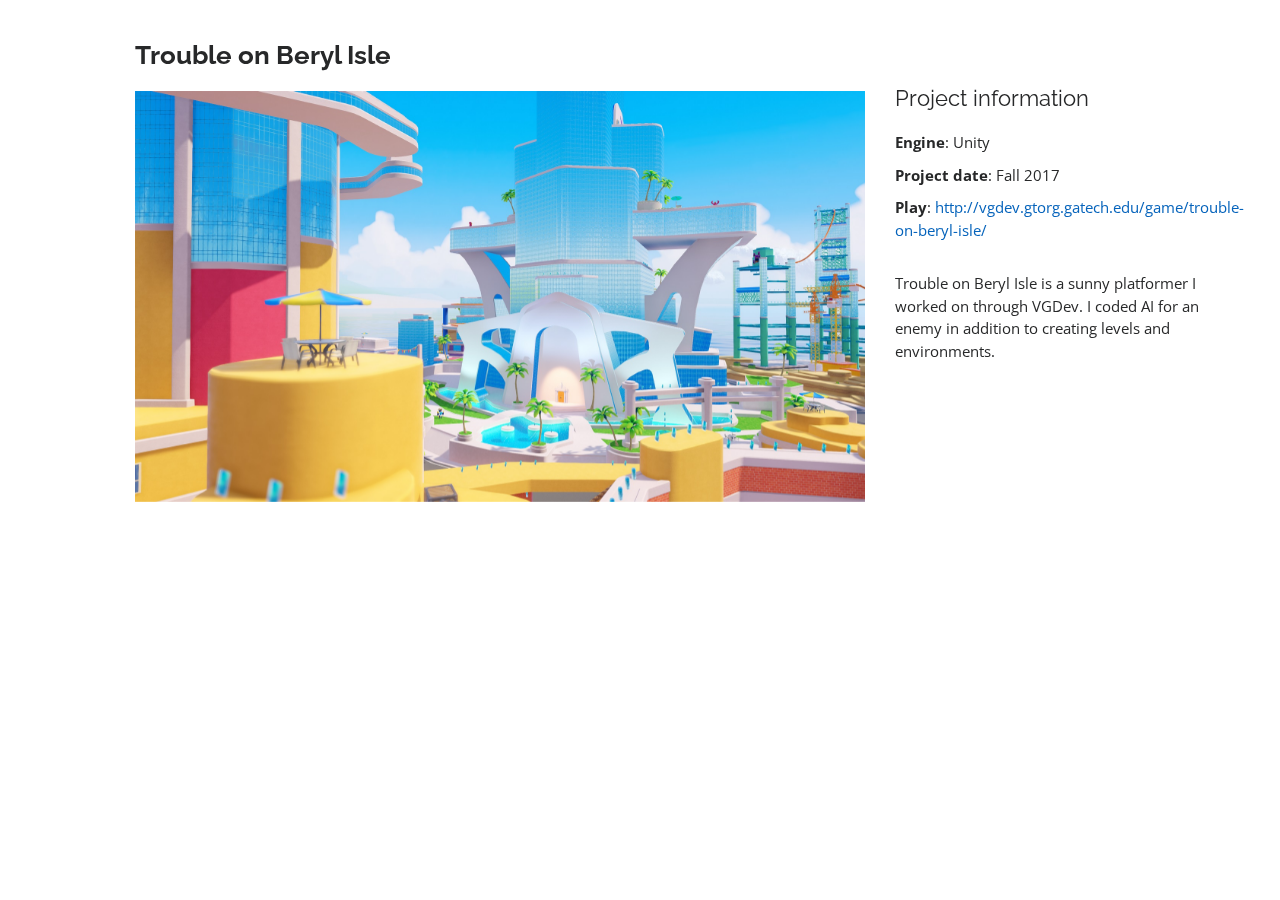
<file: tobiDetails.html>
<!DOCTYPE html>
<html lang="en">

<head>
	<meta charset="utf-8">
	<meta content="width=device-width, initial-scale=1.0" name="viewport">

	<title>Trouble on Beryl Isle</title>
	<meta content="" name="descriptison">
	<meta content="" name="keywords">

	<!-- Favicons -->
	<link href="assets/img/aliceAvatar.png" rel="icon">
	<link href="assets/img/apple-touch-icon.png" rel="apple-touch-icon">

	<!-- Google Fonts -->
	<link
		href="https://fonts.googleapis.com/css?family=Open+Sans:300,300i,400,400i,600,600i,700,700i|Raleway:300,300i,400,400i,500,500i,600,600i,700,700i|Poppins:300,300i,400,400i,500,500i,600,600i,700,700i"
		rel="stylesheet">

	<!-- Vendor CSS Files -->
	<link href="assets/vendor/bootstrap/css/bootstrap.min.css" rel="stylesheet">
	<link href="assets/vendor/icofont/icofont.min.css" rel="stylesheet">
	<link href="assets/vendor/boxicons/css/boxicons.min.css" rel="stylesheet">
	<link href="assets/vendor/venobox/venobox.css" rel="stylesheet">
	<link href="assets/vendor/owl.carousel/assets/owl.carousel.min.css" rel="stylesheet">
	<link href="assets/vendor/aos/aos.css" rel="stylesheet">

	<!-- Template Main CSS File -->
	<link href="assets/css/style.css" rel="stylesheet">

	<!-- =======================================================
  * Template Name: MyResume - v2.1.0
  * Template URL: https://bootstrapmade.com/free-html-bootstrap-template-my-resume/
  * Author: BootstrapMade.com
  * License: https://bootstrapmade.com/license/
  ======================================================== -->
</head>

<body>

	<main id="main">

		<!-- ======= Portfolio Details ======= -->
		<section id="portfolio-details" class="portfolio-details">
			<div class="container" data-aos="fade-up">

				<div class="row">

					<div class="col-lg-8">
						<h2 class="portfolio-title">Trouble on Beryl Isle</h2>
						<div class="owl-carousel portfolio-details-carousel">
							<img src="assets/img/portfolio/tobiCover.png" class="img-fluid" alt="">
						</div>
					</div>

					<div class="col-lg-4 portfolio-info">
						<h3>Project information</h3>
						<ul>
							<li><strong>Engine</strong>: Unity</li>
							<li><strong>Project date</strong>: Fall 2017</li>
							<li><strong>Play</strong>: <a
									href="http://vgdev.gtorg.gatech.edu/game/trouble-on-beryl-isle/">http://vgdev.gtorg.gatech.edu/game/trouble-on-beryl-isle/</a>
							</li>
						</ul>

						<p>
							Trouble on Beryl Isle is a sunny platformer I worked on through VGDev. I coded AI for an
							enemy in addition to creating levels and environments. </p>
					</div>

				</div>

			</div>
		</section><!-- End Portfolio Details -->

	</main><!-- End #main -->

	<a href="#" class="back-to-top"><i class="bx bx-up-arrow-alt"></i></a>
	<div id="preloader"></div>

	<!-- Vendor JS Files -->
	<script src="assets/vendor/jquery/jquery.min.js"></script>
	<script src="assets/vendor/bootstrap/js/bootstrap.bundle.min.js"></script>
	<script src="assets/vendor/jquery.easing/jquery.easing.min.js"></script>
	<script src="assets/vendor/php-email-form/validate.js"></script>
	<script src="assets/vendor/waypoints/jquery.waypoints.min.js"></script>
	<script src="assets/vendor/counterup/counterup.min.js"></script>
	<script src="assets/vendor/isotope-layout/isotope.pkgd.min.js"></script>
	<script src="assets/vendor/venobox/venobox.min.js"></script>
	<script src="assets/vendor/owl.carousel/owl.carousel.min.js"></script>
	<script src="assets/vendor/typed.js/typed.min.js"></script>
	<script src="assets/vendor/aos/aos.js"></script>

	<!-- Template Main JS File -->
	<script src="assets/js/main.js"></script>

</body>

</html>
</file>
<file: assets/vendor/venobox/venobox.css>
/* ------ venobox.css --------*/
.vbox-overlay *, .vbox-overlay *:before, .vbox-overlay *:after{
    -webkit-backface-visibility: hidden;
    -webkit-box-sizing:border-box;
    -moz-box-sizing:border-box;
    box-sizing:border-box;
}
.vbox-overlay * { 
    -webkit-backface-visibility: visible;
    backface-visibility: visible;
}
.vbox-overlay{
    display: -webkit-flex;
    display: flex;
    -webkit-flex-direction: column;
    flex-direction: column;
    -webkit-justify-content: center;
    justify-content: center;
    -webkit-align-items: center;
    align-items: center;
    position: fixed;
    left: 0;
    top: 0;
    bottom: 0;
    right: 0;
    z-index: 999999;
}

/* ----- navigation ----- */
.vbox-title{
    width: 100%;
    height: 40px;
    float: left;
    text-align: center;
    line-height: 28px;
    font-size: 12px;
    padding: 6px 50px;
    overflow: hidden;
    position: fixed;
    display: none;
    left: 0;
    z-index: 89;
}
.vbox-close{
    cursor: pointer;
    position: fixed;
    top: -1px;
    right: 0;
    width: 50px;
    height: 40px;
    padding: 6px;
    display: block;
    background-position:10px center;
    overflow: hidden;
    font-size: 24px;
    line-height: 1;
    text-align: center;
    z-index: 99;
}
.vbox-left{
    cursor: pointer;
    position: fixed;
    left: 0;
    height: 40px;
    overflow: hidden;
    line-height: 28px;
    font-size: 12px;
    z-index: 99;
    display: flex;
    align-items:center;
}
.vbox-num{
    display: inline-block;
    margin: 6px 0 6px 15px;
}
/* ----- Social share ----- */
.vbox-share{
    line-height: 28px;
    font-size: 12px;
    overflow: hidden;
    position: fixed;
    left: 0;
    z-index: 98;
    display: flex;
    align-items:center;
    justify-content: center;
    width: 100%;
    text-align: center;
}
.vbox-share svg{
    max-height: 28px;
    width: 28px;
    z-index: 10;
    margin-left: 12px;
    margin-top: 6px;
    margin-bottom: 6px;
    vertical-align: middle;
}


/* ----- navigation ARROWS ----- */
.vbox-next, .vbox-prev{
    position: fixed;
    top: 50%;
    margin-top: -15px;
    overflow: hidden;
    cursor: pointer;
    display: block;
    width: 45px;
    height: 45px;
    z-index: 99;
}
.vbox-next span, .vbox-prev span{
    position: relative;
    width: 20px;
    height: 20px;
    border: 2px solid transparent;
    border-top-color: #B6B6B6;
    border-right-color: #B6B6B6;
    text-indent: -100px;
    position: absolute;
    top: 8px;
    display: block;
}
.vbox-prev{
    left: 15px;
}
.vbox-next{
    right: 15px;
}
.vbox-prev span{
    left: 10px;
    -ms-transform: rotate(-135deg);
    -webkit-transform: rotate(-135deg);
    transform: rotate(-135deg);
}
.vbox-next span{
    -ms-transform: rotate(45deg);
    -webkit-transform: rotate(45deg);
    transform: rotate(45deg);
    right: 10px;
}
/* ------- inline window ------ */
.vbox-inline{
    width: 420px;
    height: 315px;
    height: 70vh;
    padding: 10px;
    background: #fff;
    margin: 0 auto;
    overflow: auto;
    text-align: left;
}
/* ------- Video & iFrames window ------ */
.venoframe{
    max-width: 100%;
    width: 100%;
    border: none;
    width: 100%;
    height: 260px;
    height: 70vh;
}
.venoframe.vbvid{
    height: 260px;
}
@media (min-width: 768px) {
    .venoframe, .vbox-inline{
        width: 90%;
        height: 360px;
        height: 70vh;
    }
    .venoframe.vbvid{
        width: 640px;
        height: 360px;
    }
}
@media (min-width: 992px) {
    .venoframe, .vbox-inline{
        max-width: 1200px;
        width: 80%;
        height: 540px;
        height: 70vh;
    }
    .venoframe.vbvid{
        width: 960px;
        height: 540px;
    }
}
/* 
Please do NOT edit this part! 
or at least read this note: http://i.imgur.com/7C0ws9e.gif
*/
.vbox-open{
    overflow: hidden;
}
.vbox-container{
    position: absolute;
    left: 0;
    right: 0;
    top: 0;
    bottom: 0;
    overflow-x: hidden;
    overflow-y: scroll;
    overflow-scrolling: touch;
    -webkit-overflow-scrolling: touch;
    z-index: 20;
    max-height: 100%;

}

.vbox-content{
    text-align: center;
    float: left;
    width: 100%;
    position: relative;
    overflow: hidden;
    padding: 20px 4%;
}
.vbox-container img{
    max-width: 100%;
    height: auto;
}
.vbox-figlio{
    box-shadow: 0 0 12px rgba(0,0,0,0.19), 0 6px 6px rgba(0,0,0,0.23);
    max-width: 100%;
    text-align: initial;
}
img.vbox-figlio{
    -webkit-user-select: none;
-khtml-user-select: none;
-moz-user-select: none;
-o-user-select: none;
user-select: none;
}
.vbox-content.swipe-left{
    margin-left: -200px !important;
}
.vbox-content.swipe-right{
    margin-left: 200px !important;
}
.vbox-animated{
    webkit-transition: margin 300ms ease-out;
    transition: margin 300ms ease-out;
}

/* ---------- preloader ----------
 * SPINKIT 
 * http://tobiasahlin.com/spinkit/
-------------------------------- */
.sk-double-bounce,.sk-rotating-plane{width:40px;height:40px;margin:40px auto}.sk-rotating-plane{background-color:#333;-webkit-animation:sk-rotatePlane 1.2s infinite ease-in-out;animation:sk-rotatePlane 1.2s infinite ease-in-out}@-webkit-keyframes sk-rotatePlane{0%{-webkit-transform:perspective(120px) rotateX(0) rotateY(0);transform:perspective(120px) rotateX(0) rotateY(0)}50%{-webkit-transform:perspective(120px) rotateX(-180.1deg) rotateY(0);transform:perspective(120px) rotateX(-180.1deg) rotateY(0)}100%{-webkit-transform:perspective(120px) rotateX(-180deg) rotateY(-179.9deg);transform:perspective(120px) rotateX(-180deg) rotateY(-179.9deg)}}@keyframes sk-rotatePlane{0%{-webkit-transform:perspective(120px) rotateX(0) rotateY(0);transform:perspective(120px) rotateX(0) rotateY(0)}50%{-webkit-transform:perspective(120px) rotateX(-180.1deg) rotateY(0);transform:perspective(120px) rotateX(-180.1deg) rotateY(0)}100%{-webkit-transform:perspective(120px) rotateX(-180deg) rotateY(-179.9deg);transform:perspective(120px) rotateX(-180deg) rotateY(-179.9deg)}}.sk-double-bounce{position:relative}.sk-double-bounce .sk-child{width:100%;height:100%;border-radius:50%;background-color:#333;opacity:.6;position:absolute;top:0;left:0;-webkit-animation:sk-doubleBounce 2s infinite ease-in-out;animation:sk-doubleBounce 2s infinite ease-in-out}.sk-chasing-dots .sk-child,.sk-spinner-pulse,.sk-three-bounce .sk-child{background-color:#333;border-radius:100%}.sk-double-bounce .sk-double-bounce2{-webkit-animation-delay:-1s;animation-delay:-1s}@-webkit-keyframes sk-doubleBounce{0%,100%{-webkit-transform:scale(0);transform:scale(0)}50%{-webkit-transform:scale(1);transform:scale(1)}}@keyframes sk-doubleBounce{0%,100%{-webkit-transform:scale(0);transform:scale(0)}50%{-webkit-transform:scale(1);transform:scale(1)}}.sk-wave{margin:40px auto;width:50px;height:40px;text-align:center;font-size:10px}.sk-wave .sk-rect{background-color:#333;height:100%;width:6px;display:inline-block;-webkit-animation:sk-waveStretchDelay 1.2s infinite ease-in-out;animation:sk-waveStretchDelay 1.2s infinite ease-in-out}.sk-wave .sk-rect1{-webkit-animation-delay:-1.2s;animation-delay:-1.2s}.sk-wave .sk-rect2{-webkit-animation-delay:-1.1s;animation-delay:-1.1s}.sk-wave .sk-rect3{-webkit-animation-delay:-1s;animation-delay:-1s}.sk-wave .sk-rect4{-webkit-animation-delay:-.9s;animation-delay:-.9s}.sk-wave .sk-rect5{-webkit-animation-delay:-.8s;animation-delay:-.8s}@-webkit-keyframes sk-waveStretchDelay{0%,100%,40%{-webkit-transform:scaleY(.4);transform:scaleY(.4)}20%{-webkit-transform:scaleY(1);transform:scaleY(1)}}@keyframes sk-waveStretchDelay{0%,100%,40%{-webkit-transform:scaleY(.4);transform:scaleY(.4)}20%{-webkit-transform:scaleY(1);transform:scaleY(1)}}.sk-wandering-cubes{margin:40px auto;width:40px;height:40px;position:relative}.sk-wandering-cubes .sk-cube{background-color:#333;width:10px;height:10px;position:absolute;top:0;left:0;-webkit-animation:sk-wanderingCube 1.8s ease-in-out -1.8s infinite both;animation:sk-wanderingCube 1.8s ease-in-out -1.8s infinite both}.sk-chasing-dots,.sk-spinner-pulse{width:40px;height:40px;margin:40px auto}.sk-wandering-cubes .sk-cube2{-webkit-animation-delay:-.9s;animation-delay:-.9s}@-webkit-keyframes sk-wanderingCube{0%{-webkit-transform:rotate(0);transform:rotate(0)}25%{-webkit-transform:translateX(30px) rotate(-90deg) scale(.5);transform:translateX(30px) rotate(-90deg) scale(.5)}50%{-webkit-transform:translateX(30px) translateY(30px) rotate(-179deg);transform:translateX(30px) translateY(30px) rotate(-179deg)}50.1%{-webkit-transform:translateX(30px) translateY(30px) rotate(-180deg);transform:translateX(30px) translateY(30px) rotate(-180deg)}75%{-webkit-transform:translateX(0) translateY(30px) rotate(-270deg) scale(.5);transform:translateX(0) translateY(30px) rotate(-270deg) scale(.5)}100%{-webkit-transform:rotate(-360deg);transform:rotate(-360deg)}}@keyframes sk-wanderingCube{0%{-webkit-transform:rotate(0);transform:rotate(0)}25%{-webkit-transform:translateX(30px) rotate(-90deg) scale(.5);transform:translateX(30px) rotate(-90deg) scale(.5)}50%{-webkit-transform:translateX(30px) translateY(30px) rotate(-179deg);transform:translateX(30px) translateY(30px) rotate(-179deg)}50.1%{-webkit-transform:translateX(30px) translateY(30px) rotate(-180deg);transform:translateX(30px) translateY(30px) rotate(-180deg)}75%{-webkit-transform:translateX(0) translateY(30px) rotate(-270deg) scale(.5);transform:translateX(0) translateY(30px) rotate(-270deg) scale(.5)}100%{-webkit-transform:rotate(-360deg);transform:rotate(-360deg)}}.sk-spinner-pulse{-webkit-animation:sk-pulseScaleOut 1s infinite ease-in-out;animation:sk-pulseScaleOut 1s infinite ease-in-out}@-webkit-keyframes sk-pulseScaleOut{0%{-webkit-transform:scale(0);transform:scale(0)}100%{-webkit-transform:scale(1);transform:scale(1);opacity:0}}@keyframes sk-pulseScaleOut{0%{-webkit-transform:scale(0);transform:scale(0)}100%{-webkit-transform:scale(1);transform:scale(1);opacity:0}}.sk-chasing-dots{position:relative;text-align:center;-webkit-animation:sk-chasingDotsRotate 2s infinite linear;animation:sk-chasingDotsRotate 2s infinite linear}.sk-chasing-dots .sk-child{width:60%;height:60%;display:inline-block;position:absolute;top:0;-webkit-animation:sk-chasingDotsBounce 2s infinite ease-in-out;animation:sk-chasingDotsBounce 2s infinite ease-in-out}.sk-chasing-dots .sk-dot2{top:auto;bottom:0;-webkit-animation-delay:-1s;animation-delay:-1s}@-webkit-keyframes sk-chasingDotsRotate{100%{-webkit-transform:rotate(360deg);transform:rotate(360deg)}}@keyframes sk-chasingDotsRotate{100%{-webkit-transform:rotate(360deg);transform:rotate(360deg)}}@-webkit-keyframes sk-chasingDotsBounce{0%,100%{-webkit-transform:scale(0);transform:scale(0)}50%{-webkit-transform:scale(1);transform:scale(1)}}@keyframes sk-chasingDotsBounce{0%,100%{-webkit-transform:scale(0);transform:scale(0)}50%{-webkit-transform:scale(1);transform:scale(1)}}.sk-three-bounce{margin:40px auto;width:80px;text-align:center}.sk-three-bounce .sk-child{width:20px;height:20px;display:inline-block;-webkit-animation:sk-three-bounce 1.4s ease-in-out 0s infinite both;animation:sk-three-bounce 1.4s ease-in-out 0s infinite both}.sk-circle .sk-child:before,.sk-fading-circle .sk-circle:before{display:block;border-radius:100%;content:'';background-color:#333}.sk-three-bounce .sk-bounce1{-webkit-animation-delay:-.32s;animation-delay:-.32s}.sk-three-bounce .sk-bounce2{-webkit-animation-delay:-.16s;animation-delay:-.16s}@-webkit-keyframes sk-three-bounce{0%,100%,80%{-webkit-transform:scale(0);transform:scale(0)}40%{-webkit-transform:scale(1);transform:scale(1)}}@keyframes sk-three-bounce{0%,100%,80%{-webkit-transform:scale(0);transform:scale(0)}40%{-webkit-transform:scale(1);transform:scale(1)}}.sk-circle{margin:40px auto;width:40px;height:40px;position:relative}.sk-circle .sk-child{width:100%;height:100%;position:absolute;left:0;top:0}.sk-circle .sk-child:before{margin:0 auto;width:15%;height:15%;-webkit-animation:sk-circleBounceDelay 1.2s infinite ease-in-out both;animation:sk-circleBounceDelay 1.2s infinite ease-in-out both}.sk-circle .sk-circle2{-webkit-transform:rotate(30deg);-ms-transform:rotate(30deg);transform:rotate(30deg)}.sk-circle .sk-circle3{-webkit-transform:rotate(60deg);-ms-transform:rotate(60deg);transform:rotate(60deg)}.sk-circle .sk-circle4{-webkit-transform:rotate(90deg);-ms-transform:rotate(90deg);transform:rotate(90deg)}.sk-circle .sk-circle5{-webkit-transform:rotate(120deg);-ms-transform:rotate(120deg);transform:rotate(120deg)}.sk-circle .sk-circle6{-webkit-transform:rotate(150deg);-ms-transform:rotate(150deg);transform:rotate(150deg)}.sk-circle .sk-circle7{-webkit-transform:rotate(180deg);-ms-transform:rotate(180deg);transform:rotate(180deg)}.sk-circle .sk-circle8{-webkit-transform:rotate(210deg);-ms-transform:rotate(210deg);transform:rotate(210deg)}.sk-circle .sk-circle9{-webkit-transform:rotate(240deg);-ms-transform:rotate(240deg);transform:rotate(240deg)}.sk-circle .sk-circle10{-webkit-transform:rotate(270deg);-ms-transform:rotate(270deg);transform:rotate(270deg)}.sk-circle .sk-circle11{-webkit-transform:rotate(300deg);-ms-transform:rotate(300deg);transform:rotate(300deg)}.sk-circle .sk-circle12{-webkit-transform:rotate(330deg);-ms-transform:rotate(330deg);transform:rotate(330deg)}.sk-circle .sk-circle2:before{-webkit-animation-delay:-1.1s;animation-delay:-1.1s}.sk-circle .sk-circle3:before{-webkit-animation-delay:-1s;animation-delay:-1s}.sk-circle .sk-circle4:before{-webkit-animation-delay:-.9s;animation-delay:-.9s}.sk-circle .sk-circle5:before{-webkit-animation-delay:-.8s;animation-delay:-.8s}.sk-circle .sk-circle6:before{-webkit-animation-delay:-.7s;animation-delay:-.7s}.sk-circle .sk-circle7:before{-webkit-animation-delay:-.6s;animation-delay:-.6s}.sk-circle .sk-circle8:before{-webkit-animation-delay:-.5s;animation-delay:-.5s}.sk-circle .sk-circle9:before{-webkit-animation-delay:-.4s;animation-delay:-.4s}.sk-circle .sk-circle10:before{-webkit-animation-delay:-.3s;animation-delay:-.3s}.sk-circle .sk-circle11:before{-webkit-animation-delay:-.2s;animation-delay:-.2s}.sk-circle .sk-circle12:before{-webkit-animation-delay:-.1s;animation-delay:-.1s}@-webkit-keyframes sk-circleBounceDelay{0%,100%,80%{-webkit-transform:scale(0);transform:scale(0)}40%{-webkit-transform:scale(1);transform:scale(1)}}@keyframes sk-circleBounceDelay{0%,100%,80%{-webkit-transform:scale(0);transform:scale(0)}40%{-webkit-transform:scale(1);transform:scale(1)}}.sk-cube-grid{width:40px;height:40px;margin:40px auto}.sk-cube-grid .sk-cube{width:33.33%;height:33.33%;background-color:#333;float:left;-webkit-animation:sk-cubeGridScaleDelay 1.3s infinite ease-in-out;animation:sk-cubeGridScaleDelay 1.3s infinite ease-in-out}.sk-cube-grid .sk-cube1{-webkit-animation-delay:.2s;animation-delay:.2s}.sk-cube-grid .sk-cube2{-webkit-animation-delay:.3s;animation-delay:.3s}.sk-cube-grid .sk-cube3{-webkit-animation-delay:.4s;animation-delay:.4s}.sk-cube-grid .sk-cube4{-webkit-animation-delay:.1s;animation-delay:.1s}.sk-cube-grid .sk-cube5{-webkit-animation-delay:.2s;animation-delay:.2s}.sk-cube-grid .sk-cube6{-webkit-animation-delay:.3s;animation-delay:.3s}.sk-cube-grid .sk-cube7{-webkit-animation-delay:0ms;animation-delay:0ms}.sk-cube-grid .sk-cube8{-webkit-animation-delay:.1s;animation-delay:.1s}.sk-cube-grid .sk-cube9{-webkit-animation-delay:.2s;animation-delay:.2s}@-webkit-keyframes sk-cubeGridScaleDelay{0%,100%,70%{-webkit-transform:scale3D(1,1,1);transform:scale3D(1,1,1)}35%{-webkit-transform:scale3D(0,0,1);transform:scale3D(0,0,1)}}@keyframes sk-cubeGridScaleDelay{0%,100%,70%{-webkit-transform:scale3D(1,1,1);transform:scale3D(1,1,1)}35%{-webkit-transform:scale3D(0,0,1);transform:scale3D(0,0,1)}}.sk-fading-circle{margin:40px auto;width:40px;height:40px;position:relative}.sk-fading-circle .sk-circle{width:100%;height:100%;position:absolute;left:0;top:0}.sk-fading-circle .sk-circle:before{margin:0 auto;width:15%;height:15%;-webkit-animation:sk-circleFadeDelay 1.2s infinite ease-in-out both;animation:sk-circleFadeDelay 1.2s infinite ease-in-out both}.sk-fading-circle .sk-circle2{-webkit-transform:rotate(30deg);-ms-transform:rotate(30deg);transform:rotate(30deg)}.sk-fading-circle .sk-circle3{-webkit-transform:rotate(60deg);-ms-transform:rotate(60deg);transform:rotate(60deg)}.sk-fading-circle .sk-circle4{-webkit-transform:rotate(90deg);-ms-transform:rotate(90deg);transform:rotate(90deg)}.sk-fading-circle .sk-circle5{-webkit-transform:rotate(120deg);-ms-transform:rotate(120deg);transform:rotate(120deg)}.sk-fading-circle .sk-circle6{-webkit-transform:rotate(150deg);-ms-transform:rotate(150deg);transform:rotate(150deg)}.sk-fading-circle .sk-circle7{-webkit-transform:rotate(180deg);-ms-transform:rotate(180deg);transform:rotate(180deg)}.sk-fading-circle .sk-circle8{-webkit-transform:rotate(210deg);-ms-transform:rotate(210deg);transform:rotate(210deg)}.sk-fading-circle .sk-circle9{-webkit-transform:rotate(240deg);-ms-transform:rotate(240deg);transform:rotate(240deg)}.sk-fading-circle .sk-circle10{-webkit-transform:rotate(270deg);-ms-transform:rotate(270deg);transform:rotate(270deg)}.sk-fading-circle .sk-circle11{-webkit-transform:rotate(300deg);-ms-transform:rotate(300deg);transform:rotate(300deg)}.sk-fading-circle .sk-circle12{-webkit-transform:rotate(330deg);-ms-transform:rotate(330deg);transform:rotate(330deg)}.sk-fading-circle .sk-circle2:before{-webkit-animation-delay:-1.1s;animation-delay:-1.1s}.sk-fading-circle .sk-circle3:before{-webkit-animation-delay:-1s;animation-delay:-1s}.sk-fading-circle .sk-circle4:before{-webkit-animation-delay:-.9s;animation-delay:-.9s}.sk-fading-circle .sk-circle5:before{-webkit-animation-delay:-.8s;animation-delay:-.8s}.sk-fading-circle .sk-circle6:before{-webkit-animation-delay:-.7s;animation-delay:-.7s}.sk-fading-circle .sk-circle7:before{-webkit-animation-delay:-.6s;animation-delay:-.6s}.sk-fading-circle .sk-circle8:before{-webkit-animation-delay:-.5s;animation-delay:-.5s}.sk-fading-circle .sk-circle9:before{-webkit-animation-delay:-.4s;animation-delay:-.4s}.sk-fading-circle .sk-circle10:before{-webkit-animation-delay:-.3s;animation-delay:-.3s}.sk-fading-circle .sk-circle11:before{-webkit-animation-delay:-.2s;animation-delay:-.2s}.sk-fading-circle .sk-circle12:before{-webkit-animation-delay:-.1s;animation-delay:-.1s}@-webkit-keyframes sk-circleFadeDelay{0%,100%,39%{opacity:0}40%{opacity:1}}@keyframes sk-circleFadeDelay{0%,100%,39%{opacity:0}40%{opacity:1}}.sk-folding-cube{margin:40px auto;width:40px;height:40px;position:relative;-webkit-transform:rotateZ(45deg);transform:rotateZ(45deg)}.sk-folding-cube .sk-cube{float:left;width:50%;height:50%;position:relative;-webkit-transform:scale(1.1);-ms-transform:scale(1.1);transform:scale(1.1)}.sk-folding-cube .sk-cube:before{content:'';position:absolute;top:0;left:0;width:100%;height:100%;background-color:#333;-webkit-animation:sk-foldCubeAngle 2.4s infinite linear both;animation:sk-foldCubeAngle 2.4s infinite linear both;-webkit-transform-origin:100% 100%;-ms-transform-origin:100% 100%;transform-origin:100% 100%}.sk-folding-cube .sk-cube2{-webkit-transform:scale(1.1) rotateZ(90deg);transform:scale(1.1) rotateZ(90deg)}.sk-folding-cube .sk-cube3{-webkit-transform:scale(1.1) rotateZ(180deg);transform:scale(1.1) rotateZ(180deg)}.sk-folding-cube .sk-cube4{-webkit-transform:scale(1.1) rotateZ(270deg);transform:scale(1.1) rotateZ(270deg)}.sk-folding-cube .sk-cube2:before{-webkit-animation-delay:.3s;animation-delay:.3s}.sk-folding-cube .sk-cube3:before{-webkit-animation-delay:.6s;animation-delay:.6s}.sk-folding-cube .sk-cube4:before{-webkit-animation-delay:.9s;animation-delay:.9s}@-webkit-keyframes sk-foldCubeAngle{0%,10%{-webkit-transform:perspective(140px) rotateX(-180deg);transform:perspective(140px) rotateX(-180deg);opacity:0}25%,75%{-webkit-transform:perspective(140px) rotateX(0);transform:perspective(140px) rotateX(0);opacity:1}100%,90%{-webkit-transform:perspective(140px) rotateY(180deg);transform:perspective(140px) rotateY(180deg);opacity:0}}@keyframes sk-foldCubeAngle{0%,10%{-webkit-transform:perspective(140px) rotateX(-180deg);transform:perspective(140px) rotateX(-180deg);opacity:0}25%,75%{-webkit-transform:perspective(140px) rotateX(0);transform:perspective(140px) rotateX(0);opacity:1}100%,90%{-webkit-transform:perspective(140px) rotateY(180deg);transform:perspective(140px) rotateY(180deg);opacity:0}}
</file>
<file: assets/css/style.css>
/**
* Template Name: MyResume - v2.1.0
* Template URL: https://bootstrapmade.com/free-html-bootstrap-template-my-resume/
* Author: BootstrapMade.com
* License: https://bootstrapmade.com/license/
*/

/*--------------------------------------------------------------
# General
--------------------------------------------------------------*/
body {
  font-family: "Open Sans", sans-serif;
  color: #272829;
}

a {
  color: #0563bb;
}

a:hover {
  color: #067ded;
  text-decoration: none;
}

h1, h2, h3, h4, h5, h6 {
  font-family: "Raleway", sans-serif;
}

/*--------------------------------------------------------------
# Back to top button
--------------------------------------------------------------*/
.back-to-top {
  position: fixed;
  display: none;
  width: 40px;
  height: 40px;
  border-radius: 50px;
  right: 15px;
  bottom: 15px;
  background: #0563bb;
  color: #fff;
  transition: display 0.5s ease-in-out;
  z-index: 99999;
}

.back-to-top i {
  font-size: 24px;
  position: absolute;
  top: 7px;
  left: 8px;
}

.back-to-top:hover {
  color: #fff;
  background: #0678e3;
  transition: background 0.2s ease-in-out;
}

/*--------------------------------------------------------------
# Preloader
--------------------------------------------------------------*/
#preloader {
  position: fixed;
  top: 0;
  left: 0;
  right: 0;
  bottom: 0;
  z-index: 9999;
  overflow: hidden;
  background: #fff;
}

#preloader:before {
  content: "";
  position: fixed;
  top: calc(50% - 30px);
  left: calc(50% - 30px);
  border: 6px solid #0563bb;
  border-top-color: #fff;
  border-bottom-color: #fff;
  border-radius: 50%;
  width: 60px;
  height: 60px;
  -webkit-animation: animate-preloader 1s linear infinite;
  animation: animate-preloader 1s linear infinite;
}

@-webkit-keyframes animate-preloader {
  0% {
    transform: rotate(0deg);
  }
  100% {
    transform: rotate(360deg);
  }
}

@keyframes animate-preloader {
  0% {
    transform: rotate(0deg);
  }
  100% {
    transform: rotate(360deg);
  }
}

/*--------------------------------------------------------------
# Disable aos animation delay on mobile devices
--------------------------------------------------------------*/
@media screen and (max-width: 768px) {
  [data-aos-delay] {
    transition-delay: 0 !important;
  }
}

/*--------------------------------------------------------------
# Header
--------------------------------------------------------------*/
#header {
  position: fixed;
  top: 0;
  left: 0;
  bottom: 0;
  z-index: 9997;
  transition: all 0.5s;
  padding: 15px;
  overflow-y: auto;
}

@media (max-width: 992px) {
  #header {
    width: 300px;
    background: #fff;
    border-right: 1px solid #e6e9ec;
    left: -300px;
  }
}

@media (min-width: 992px) {
  #main {
    margin-left: 100px;
  }
}

/*--------------------------------------------------------------
# Navigation Menu
--------------------------------------------------------------*/
/* Desktop Navigation */
.nav-menu * {
  margin: 0;
  padding: 0;
  list-style: none;
}

.nav-menu > ul > li {
  position: relative;
  white-space: nowrap;
}

.nav-menu a {
  display: flex;
  align-items: center;
  color: #45505b;
  padding: 10px 18px;
  margin-bottom: 8px;
  transition: 0.3s;
  font-size: 15px;
  border-radius: 50px;
  background: #f2f3f5;
  height: 56px;
  width: 100%;
  overflow: hidden;
  transition: 0.3s;
}

.nav-menu a i {
  font-size: 20px;
}

.nav-menu a span {
  padding: 0 5px 0 7px;
  color: #45505b;
}

@media (min-width: 992px) {
  .nav-menu a {
    width: 56px;
  }
  .nav-menu a span {
    display: none;
    color: #fff;
  }
}

.nav-menu a:hover, .nav-menu .active > a, .nav-menu li:hover > a {
  color: #fff;
  background: #0563bb;
}

.nav-menu a:hover span, .nav-menu .active > a span, .nav-menu li:hover > a span {
  color: #fff;
}

.nav-menu a:hover, .nav-menu li:hover > a {
  width: 100%;
  color: #fff;
}

.nav-menu a:hover span, .nav-menu li:hover > a span {
  display: block;
}

/* Mobile Navigation */
.mobile-nav-toggle {
  position: fixed;
  right: 15px;
  top: 15px;
  z-index: 9998;
  border: 0;
  background: none;
  font-size: 24px;
  transition: all 0.4s;
  outline: none !important;
  line-height: 1;
  cursor: pointer;
  text-align: right;
}

.mobile-nav-toggle i {
  color: #45505b;
}

.mobile-nav-active {
  overflow: hidden;
}

.mobile-nav-active #header {
  left: 0;
}

.mobile-nav-active .mobile-nav-toggle i {
  color: #0563bb;
}

/*--------------------------------------------------------------
# Hero Section
--------------------------------------------------------------*/
#hero {
  width: 100%;
  height: 100vh;
  background: url("../img/lunaciaCover.png") top right no-repeat;
  background-size: cover;
  position: relative;
}

@media (min-width: 992px) {
  #hero {
    padding-left: 160px;
  }
}

#hero:before {
  content: "";
  background: rgba(255, 255, 255, 0.8);
  position: absolute;
  bottom: 0;
  top: 0;
  left: 0;
  right: 0;
}

#hero h1 {
  margin: 0;
  font-size: 64px;
  font-weight: 700;
  line-height: 56px;
  color: #45505b;
}

#hero p {
  color: #45505b;
  margin: 15px 0 0 0;
  font-size: 26px;
  font-family: "Poppins", sans-serif;
}

#hero p span {
  color: #0563bb;
  letter-spacing: 1px;
}

#hero .social-links {
  margin-top: 30px;
}

#hero .social-links a {
  font-size: 24px;
  display: inline-block;
  color: #45505b;
  line-height: 1;
  margin-right: 20px;
  transition: 0.3s;
}

#hero .social-links a:hover {
  color: #0563bb;
}

@media (max-width: 992px) {
  #hero {
    text-align: center;
  }
  #hero h1 {
    font-size: 32px;
    line-height: 36px;
  }
  #hero p {
    margin-top: 10px;
    font-size: 20px;
    line-height: 24px;
  }
}

/*--------------------------------------------------------------
# Sections General
--------------------------------------------------------------*/
section {
  padding: 60px 0;
  overflow: hidden;
}

.section-title {
  text-align: center;
  padding-bottom: 30px;
}

.section-title h2 {
  font-size: 32px;
  font-weight: bold;
  text-transform: uppercase;
  margin-bottom: 20px;
  padding-bottom: 20px;
  position: relative;
  color: #45505b;
}

.section-title h2::before {
  content: '';
  position: absolute;
  display: block;
  width: 120px;
  height: 1px;
  background: #ddd;
  bottom: 1px;
  left: calc(50% - 60px);
}

.section-title h2::after {
  content: '';
  position: absolute;
  display: block;
  width: 40px;
  height: 3px;
  background: #0563bb;
  bottom: 0;
  left: calc(50% - 20px);
}

.section-title p {
  margin-bottom: 0;
}

/*--------------------------------------------------------------
# About
--------------------------------------------------------------*/
.about .content h3 {
  font-weight: 700;
  font-size: 26px;
  color: #728394;
}

.about .content ul {
  list-style: none;
  padding: 0;
}

.about .content ul li {
  padding-bottom: 10px;
}

.about .content ul i {
  font-size: 20px;
  padding-right: 2px;
  color: #0563bb;
}

.about .content p:last-child {
  margin-bottom: 0;
}

/*--------------------------------------------------------------
# Facts
--------------------------------------------------------------*/
.facts .count-box {
  padding: 30px 30px 25px 30px;
  margin-top: 30px;
  width: 100%;
  position: relative;
  text-align: center;
  background: #fff;
}

.facts .count-box i {
  position: absolute;
  top: -25px;
  left: 50%;
  transform: translateX(-50%);
  font-size: 24px;
  background: #0563bb;
  padding: 12px;
  color: #fff;
  border-radius: 50px;
}

.facts .count-box span {
  font-size: 36px;
  display: block;
  font-weight: 600;
  color: #011426;
}

.facts .count-box p {
  padding: 0;
  margin: 0;
  font-family: "Raleway", sans-serif;
  font-size: 14px;
}

/*--------------------------------------------------------------
# Akills
--------------------------------------------------------------*/
.skills .progress {
  height: 50px;
  display: block;
  background: none;
}

.skills .progress .skill {
  padding: 10px 0;
  margin: 0 0 6px 0;
  text-transform: uppercase;
  display: block;
  font-weight: 600;
  font-family: "Poppins", sans-serif;
  color: #45505b;
}

.skills .progress .skill .val {
  float: right;
  font-style: normal;
}

.skills .progress-bar-wrap {
  background: #f2f3f5;
}

.skills .progress-bar {
  width: 1px;
  height: 10px;
  transition: .9s;
  background-color: #0563bb;
}

/*--------------------------------------------------------------
# Resume
--------------------------------------------------------------*/
.resume .resume-title {
  font-size: 26px;
  font-weight: 700;
  margin-top: 20px;
  margin-bottom: 20px;
  color: #45505b;
}

.resume .resume-item {
  padding: 0 0 20px 20px;
  margin-top: -2px;
  border-left: 2px solid #0563bb;
  position: relative;
}

.resume .resume-item h4 {
  line-height: 18px;
  font-size: 18px;
  font-weight: 600;
  text-transform: uppercase;
  font-family: "Poppins", sans-serif;
  color: #0563bb;
  margin-bottom: 10px;
}

.resume .resume-item h5 {
  font-size: 16px;
  background: #f7f8f9;
  padding: 5px 15px;
  display: inline-block;
  font-weight: 600;
  margin-bottom: 10px;
}

.resume .resume-item ul {
  padding-left: 20px;
}

.resume .resume-item ul li {
  padding-bottom: 10px;
}

.resume .resume-item:last-child {
  padding-bottom: 0;
}

.resume .resume-item::before {
  content: "";
  position: absolute;
  width: 16px;
  height: 16px;
  border-radius: 50px;
  left: -9px;
  top: 0;
  background: #fff;
  border: 2px solid #0563bb;
}

/*--------------------------------------------------------------
# Portfolio
--------------------------------------------------------------*/
.portfolio .portfolio-item {
  margin-bottom: 30px;
}

.portfolio #portfolio-flters {
  padding: 0;
  margin: 0 auto 25px auto;
  list-style: none;
  text-align: center;
  background: #fff;
  border-radius: 50px;
  padding: 2px 15px;
}

.portfolio #portfolio-flters li {
  cursor: pointer;
  display: inline-block;
  padding: 10px 15px;
  font-size: 14px;
  font-weight: 600;
  line-height: 1;
  text-transform: uppercase;
  color: #272829;
  margin-bottom: 5px;
  transition: all 0.3s ease-in-out;
}

.portfolio #portfolio-flters li:hover, .portfolio #portfolio-flters li.filter-active {
  color: #0563bb;
}

.portfolio #portfolio-flters li:last-child {
  margin-right: 0;
}

.portfolio .portfolio-wrap {
  transition: 0.3s;
  position: relative;
  overflow: hidden;
  z-index: 1;
  background: rgba(69, 80, 91, 0.8);
}

.portfolio .portfolio-wrap::before {
  content: "";
  background: rgba(255, 255, 255, 0.7);
  position: absolute;
  left: 30px;
  right: 30px;
  top: 30px;
  bottom: 30px;
  transition: all ease-in-out 0.3s;
  z-index: 2;
  opacity: 0;
}

.portfolio .portfolio-wrap .portfolio-info {
  opacity: 0;
  position: absolute;
  top: 0;
  left: 0;
  right: 0;
  bottom: 0;
  text-align: center;
  z-index: 3;
  transition: all ease-in-out 0.3s;
  display: flex;
  flex-direction: column;
  justify-content: center;
  align-items: center;
}

.portfolio .portfolio-wrap .portfolio-info::before {
  display: block;
  content: "";
  width: 48px;
  height: 48px;
  position: absolute;
  top: 35px;
  left: 35px;
  border-top: 3px solid #d7dce1;
  border-left: 3px solid #d7dce1;
  transition: all 0.5s ease 0s;
  z-index: 9994;
}

.portfolio .portfolio-wrap .portfolio-info::after {
  display: block;
  content: "";
  width: 48px;
  height: 48px;
  position: absolute;
  bottom: 35px;
  right: 35px;
  border-bottom: 3px solid #d7dce1;
  border-right: 3px solid #d7dce1;
  transition: all 0.5s ease 0s;
  z-index: 9994;
}

.portfolio .portfolio-wrap .portfolio-info h4 {
  font-size: 20px;
  color: #45505b;
  font-weight: 600;
}

.portfolio .portfolio-wrap .portfolio-info p {
  color: #45505b;
  font-size: 14px;
  text-transform: uppercase;
  padding: 0;
  margin: 0;
}

.portfolio .portfolio-wrap .portfolio-links {
  text-align: center;
  z-index: 4;
}

.portfolio .portfolio-wrap .portfolio-links a {
  color: #45505b;
  margin: 0 2px;
  font-size: 28px;
  display: inline-block;
  transition: 0.3s;
}

.portfolio .portfolio-wrap .portfolio-links a:hover {
  color: #148af9;
}

.portfolio .portfolio-wrap:hover::before {
  top: 0;
  left: 0;
  right: 0;
  bottom: 0;
  opacity: 1;
}

.portfolio .portfolio-wrap:hover .portfolio-info {
  opacity: 1;
}

.portfolio .portfolio-wrap:hover .portfolio-info::before {
  top: 15px;
  left: 15px;
}

.portfolio .portfolio-wrap:hover .portfolio-info::after {
  bottom: 15px;
  right: 15px;
}

/*--------------------------------------------------------------
# Services
--------------------------------------------------------------*/
.services .icon-box {
  text-align: center;
  padding: 70px 20px 80px 20px;
  transition: all ease-in-out 0.3s;
  background: #fff;
  box-shadow: 0px 5px 90px 0px rgba(110, 123, 131, 0.05);
}

.services .icon-box .icon {
  margin: 0 auto;
  width: 100px;
  height: 100px;
  display: flex;
  align-items: center;
  justify-content: center;
  transition: ease-in-out 0.3s;
  position: relative;
}

.services .icon-box .icon i {
  font-size: 36px;
  transition: 0.5s;
  position: relative;
}

.services .icon-box .icon svg {
  position: absolute;
  top: 0;
  left: 0;
}

.services .icon-box .icon svg path {
  transition: 0.5s;
  fill: #f5f5f5;
}

.services .icon-box h4 {
  font-weight: 600;
  margin: 10px 0 15px 0;
  font-size: 22px;
}

.services .icon-box h4 a {
  color: #45505b;
  transition: ease-in-out 0.3s;
}

.services .icon-box p {
  line-height: 24px;
  font-size: 14px;
  margin-bottom: 0;
}

.services .icon-box:hover {
  border-color: #fff;
  box-shadow: 0px 0 35px 0 rgba(0, 0, 0, 0.08);
}

.services .iconbox-blue i {
  color: #47aeff;
}

.services .iconbox-blue:hover .icon i {
  color: #fff;
}

.services .iconbox-blue:hover .icon path {
  fill: #47aeff;
}

.services .iconbox-orange i {
  color: #ffa76e;
}

.services .iconbox-orange:hover .icon i {
  color: #fff;
}

.services .iconbox-orange:hover .icon path {
  fill: #ffa76e;
}

.services .iconbox-pink i {
  color: #e80368;
}

.services .iconbox-pink:hover .icon i {
  color: #fff;
}

.services .iconbox-pink:hover .icon path {
  fill: #e80368;
}

.services .iconbox-yellow i {
  color: #ffbb2c;
}

.services .iconbox-yellow:hover .icon i {
  color: #fff;
}

.services .iconbox-yellow:hover .icon path {
  fill: #ffbb2c;
}

.services .iconbox-red i {
  color: #ff5828;
}

.services .iconbox-red:hover .icon i {
  color: #fff;
}

.services .iconbox-red:hover .icon path {
  fill: #ff5828;
}

.services .iconbox-teal i {
  color: #11dbcf;
}

.services .iconbox-teal:hover .icon i {
  color: #fff;
}

.services .iconbox-teal:hover .icon path {
  fill: #11dbcf;
}

/*--------------------------------------------------------------
# Testimonials
--------------------------------------------------------------*/
.testimonials .section-header {
  margin-bottom: 40px;
}

.testimonials .testimonial-item {
  text-align: center;
}

.testimonials .testimonial-item .testimonial-img {
  width: 120px;
  border-radius: 50%;
  border: 4px solid #fff;
  margin: 0 auto;
}

.testimonials .testimonial-item h3 {
  font-size: 20px;
  font-weight: bold;
  margin: 10px 0 5px 0;
  color: #111;
}

.testimonials .testimonial-item h4 {
  font-size: 14px;
  color: #999;
  margin: 0 0 15px 0;
}

.testimonials .testimonial-item .quote-icon-left, .testimonials .testimonial-item .quote-icon-right {
  color: #90c8fc;
  font-size: 26px;
}

.testimonials .testimonial-item .quote-icon-left {
  display: inline-block;
  left: -5px;
  position: relative;
}

.testimonials .testimonial-item .quote-icon-right {
  display: inline-block;
  right: -5px;
  position: relative;
  top: 10px;
}

.testimonials .testimonial-item p {
  font-style: italic;
  margin: 0 auto 15px auto;
}

.testimonials .owl-nav, .testimonials .owl-dots {
  margin-top: 5px;
  text-align: center;
}

.testimonials .owl-dot {
  display: inline-block;
  margin: 0 5px;
  width: 12px;
  height: 12px;
  border-radius: 50%;
  background-color: #ddd !important;
}

.testimonials .owl-dot.active {
  background-color: #0563bb !important;
}

@media (min-width: 992px) {
  .testimonials .testimonial-item p {
    width: 80%;
  }
}

/*--------------------------------------------------------------
# Contact
--------------------------------------------------------------*/
.contact .info {
  width: 100%;
  background: #fff;
}

.contact .info i {
  font-size: 20px;
  color: #0563bb;
  float: left;
  width: 44px;
  height: 44px;
  background: #eef7ff;
  display: flex;
  justify-content: center;
  align-items: center;
  border-radius: 50px;
  transition: all 0.3s ease-in-out;
}

.contact .info h4 {
  padding: 0 0 0 60px;
  font-size: 22px;
  font-weight: 600;
  margin-bottom: 5px;
  color: #45505b;
}

.contact .info p {
  padding: 0 0 0 60px;
  margin-bottom: 0;
  font-size: 14px;
  color: #728394;
}

.contact .info .phone {
  margin-top: 40px;
}

.contact .info .email:hover i, .contact .info .address:hover i, .contact .info .phone:hover i {
  background: #0563bb;
  color: #fff;
}

.contact .php-email-form {
  width: 100%;
  background: #fff;
}

.contact .php-email-form .form-group {
  padding-bottom: 8px;
}

.contact .php-email-form .validate {
  display: none;
  color: red;
  margin: 0 0 15px 0;
  font-weight: 400;
  font-size: 13px;
}

.contact .php-email-form .error-message {
  display: none;
  color: #fff;
  background: #ed3c0d;
  text-align: left;
  padding: 15px;
  font-weight: 600;
}

.contact .php-email-form .error-message br + br {
  margin-top: 25px;
}

.contact .php-email-form .sent-message {
  display: none;
  color: #fff;
  background: #18d26e;
  text-align: center;
  padding: 15px;
  font-weight: 600;
}

.contact .php-email-form .loading {
  display: none;
  background: #fff;
  text-align: center;
  padding: 15px;
}

.contact .php-email-form .loading:before {
  content: "";
  display: inline-block;
  border-radius: 50%;
  width: 24px;
  height: 24px;
  margin: 0 10px -6px 0;
  border: 3px solid #18d26e;
  border-top-color: #eee;
  -webkit-animation: animate-loading 1s linear infinite;
  animation: animate-loading 1s linear infinite;
}

.contact .php-email-form input, .contact .php-email-form textarea {
  border-radius: 4px;
  box-shadow: none;
  font-size: 14px;
}

.contact .php-email-form input {
  height: 44px;
}

.contact .php-email-form textarea {
  padding: 10px 12px;
}

.contact .php-email-form button[type="submit"] {
  background: #0563bb;
  border: 0;
  padding: 10px 35px;
  color: #fff;
  transition: 0.4s;
  border-radius: 50px;
}

.contact .php-email-form button[type="submit"]:hover {
  background: #0678e3;
}

@-webkit-keyframes animate-loading {
  0% {
    transform: rotate(0deg);
  }
  100% {
    transform: rotate(360deg);
  }
}

@keyframes animate-loading {
  0% {
    transform: rotate(0deg);
  }
  100% {
    transform: rotate(360deg);
  }
}

/*--------------------------------------------------------------
# Portfolio Details
--------------------------------------------------------------*/
.portfolio-details {
  padding: 40px 0;
}

.portfolio-details .portfolio-title {
  font-size: 26px;
  font-weight: 700;
  margin-bottom: 20px;
}

.portfolio-details .portfolio-details-carousel .owl-nav, .portfolio-details .portfolio-details-carousel .owl-dots {
  margin-top: 5px;
  text-align: center;
}

.portfolio-details .portfolio-details-carousel .owl-dot {
  display: inline-block;
  margin: 0 5px;
  width: 12px;
  height: 12px;
  border-radius: 50%;
  background-color: #ddd !important;
}

.portfolio-details .portfolio-details-carousel .owl-dot.active {
  background-color: #0563bb !important;
}

.portfolio-details .portfolio-info {
  padding-top: 45px;
}

.portfolio-details .portfolio-info h3 {
  font-size: 22px;
  font-weight: 400;
  margin-bottom: 20px;
}

.portfolio-details .portfolio-info ul {
  list-style: none;
  padding: 0;
  font-size: 15px;
}

.portfolio-details .portfolio-info ul li + li {
  margin-top: 10px;
}

.portfolio-details .portfolio-info p {
  font-size: 15px;
  padding: 15px 0 0 0;
}

@media (max-width: 992px) {
  .portfolio-details .portfolio-info {
    padding-top: 20px;
  }
}

/*--------------------------------------------------------------
# Footer
--------------------------------------------------------------*/
#footer {
  background: #f7f8f9;
  color: #45505b;
  font-size: 14px;
  text-align: center;
  padding: 30px 0;
}

#footer h3 {
  font-size: 36px;
  font-weight: 700;
  position: relative;
  font-family: "Poppins", sans-serif;
  padding: 0;
  margin: 0 0 15px 0;
}

#footer p {
  font-size: 15;
  font-style: italic;
  padding: 0;
  margin: 0 0 40px 0;
}

#footer .social-links {
  margin: 0 0 40px 0;
}

#footer .social-links a {
  font-size: 18px;
  display: inline-block;
  background: #0563bb;
  color: #fff;
  line-height: 1;
  padding: 8px 0;
  margin-right: 4px;
  border-radius: 50%;
  text-align: center;
  width: 36px;
  height: 36px;
  transition: 0.3s;
}

#footer .social-links a:hover {
  background: #0678e3;
  color: #fff;
  text-decoration: none;
}

#footer .copyright {
  margin: 0 0 5px 0;
}

#footer .credits {
  font-size: 13px;
}
</file>
